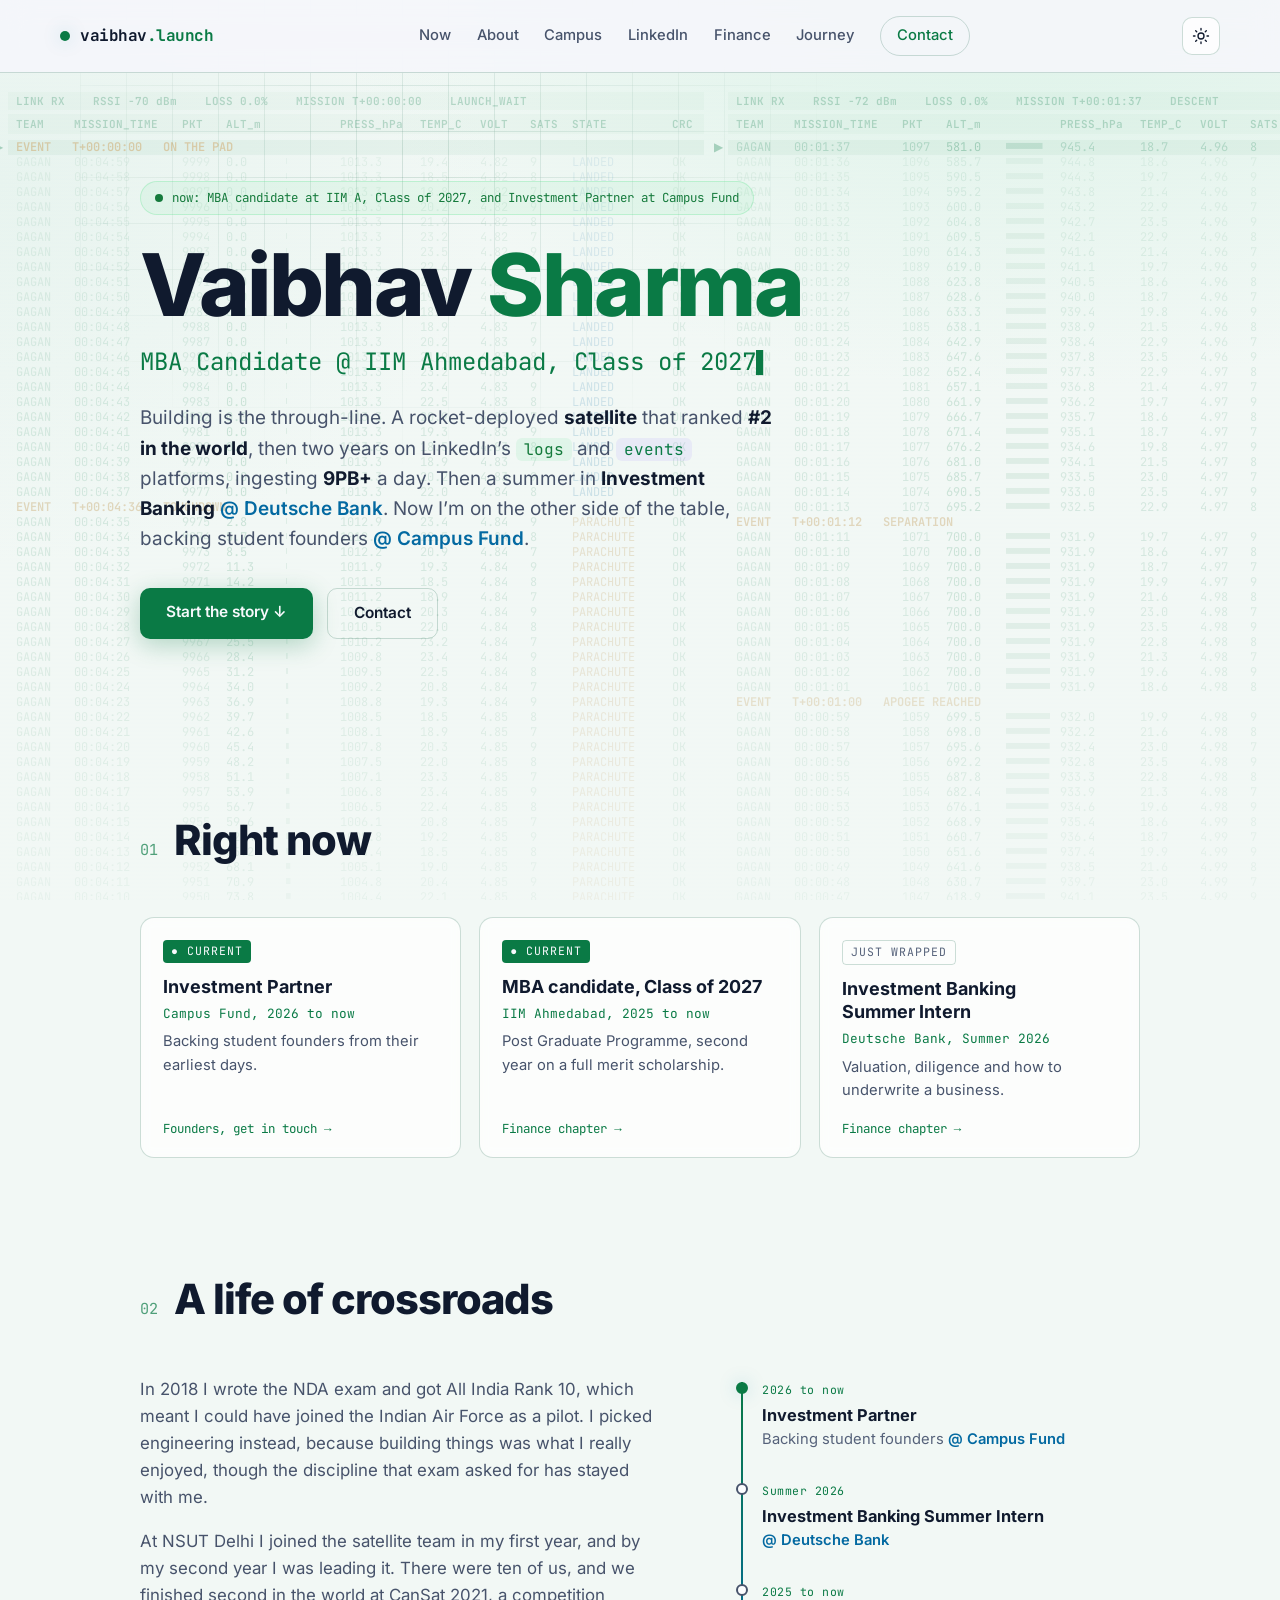
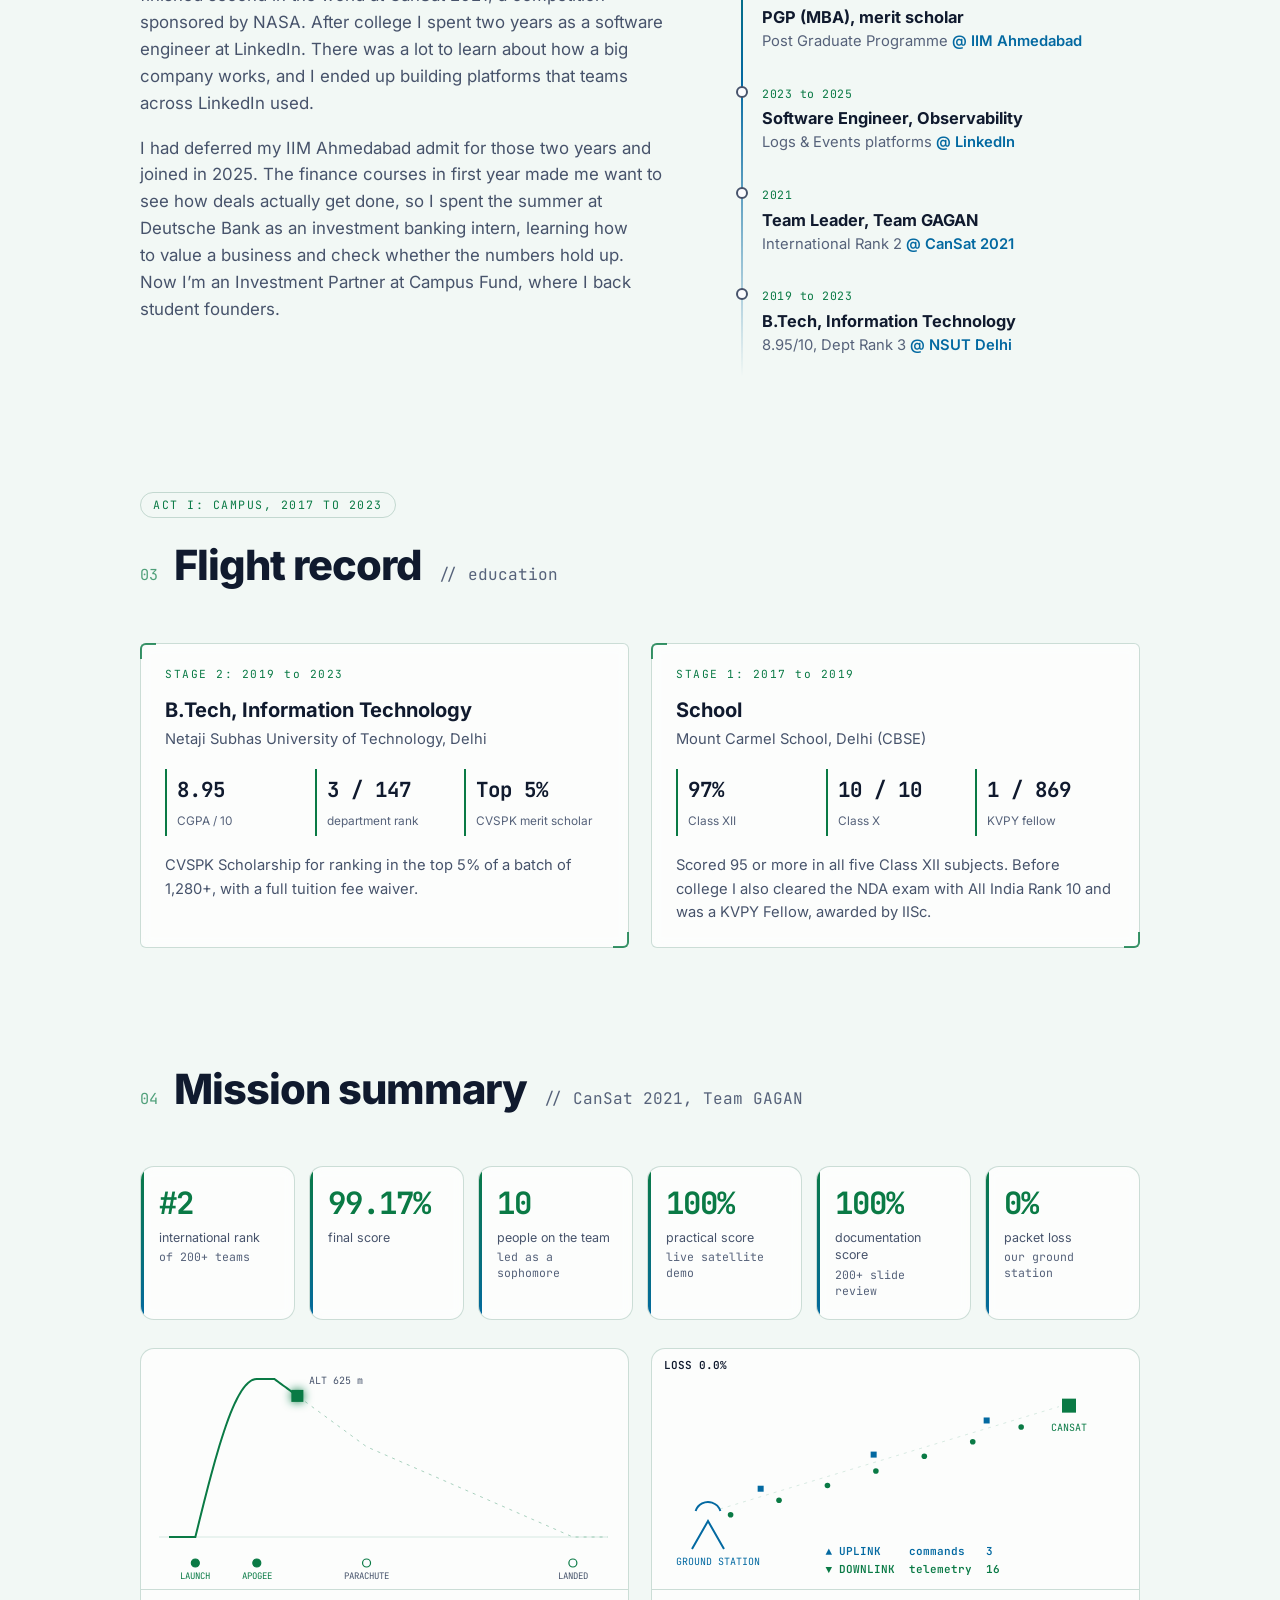
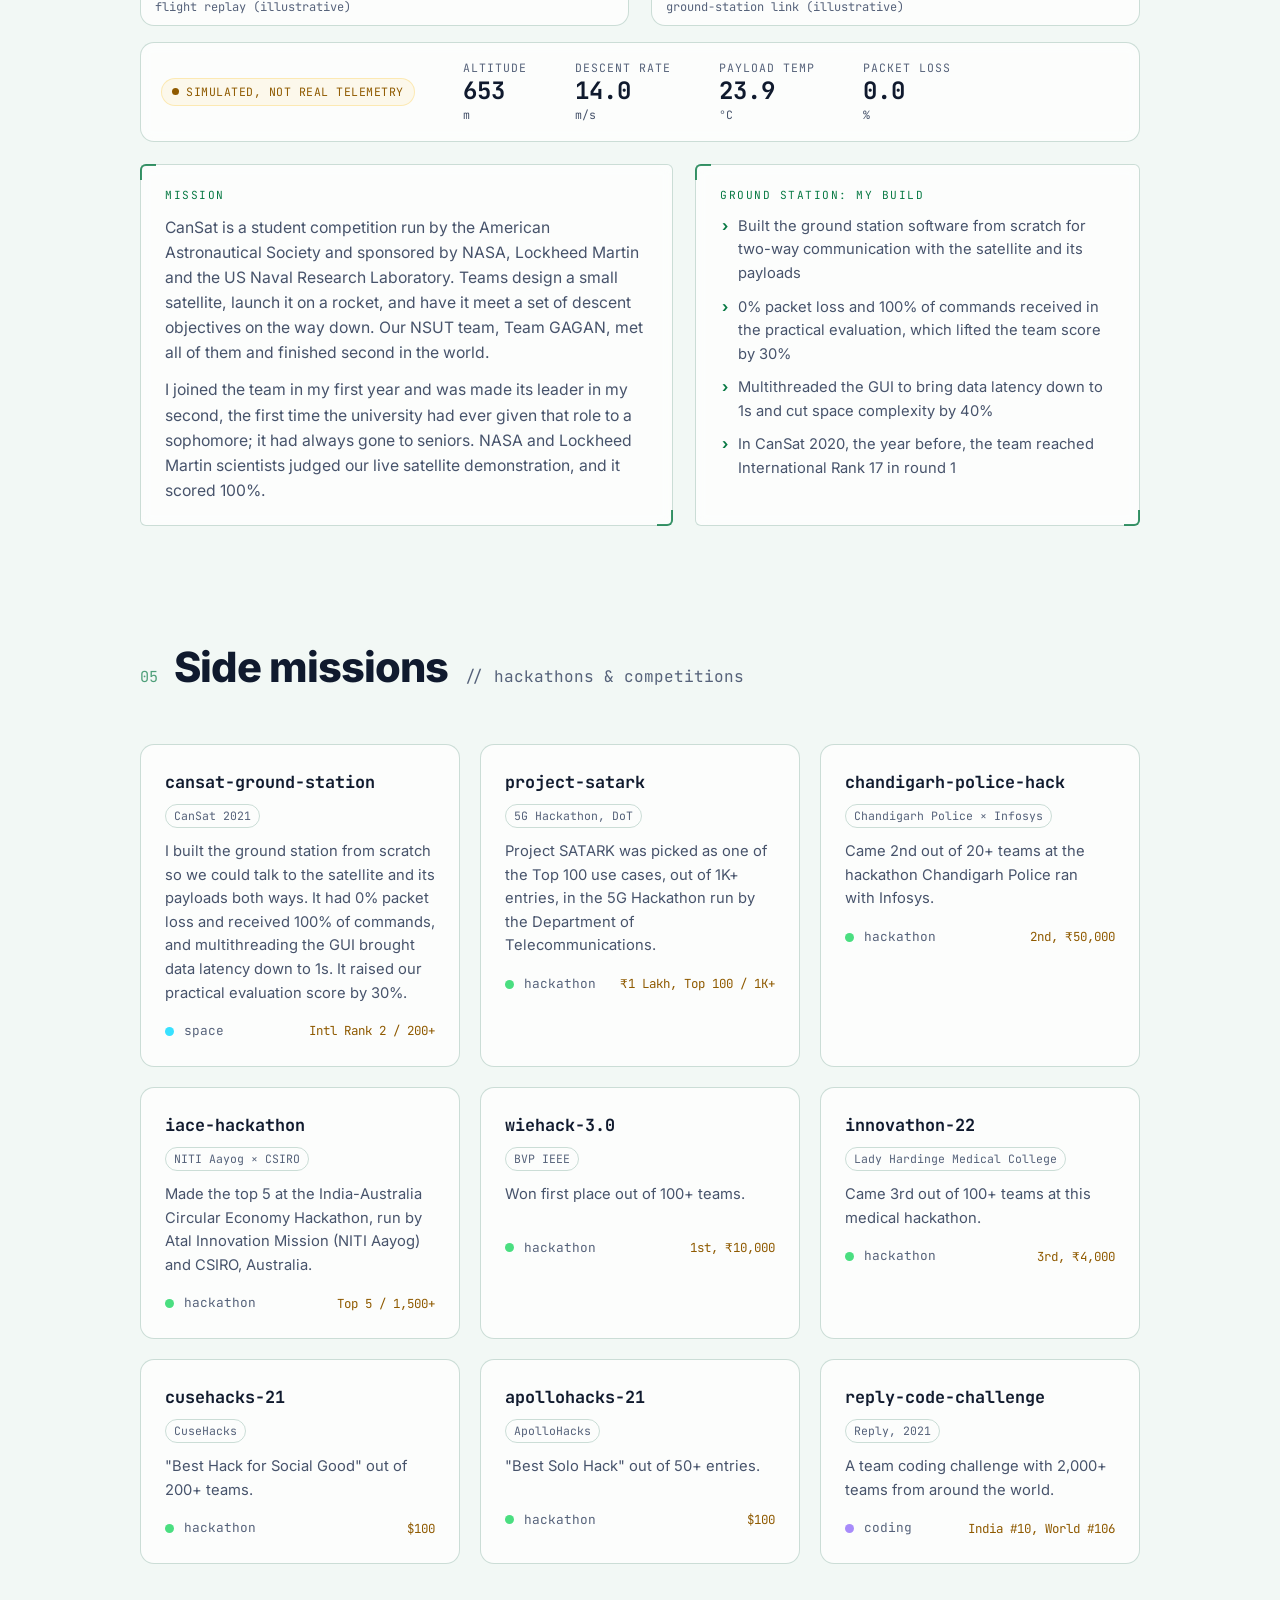
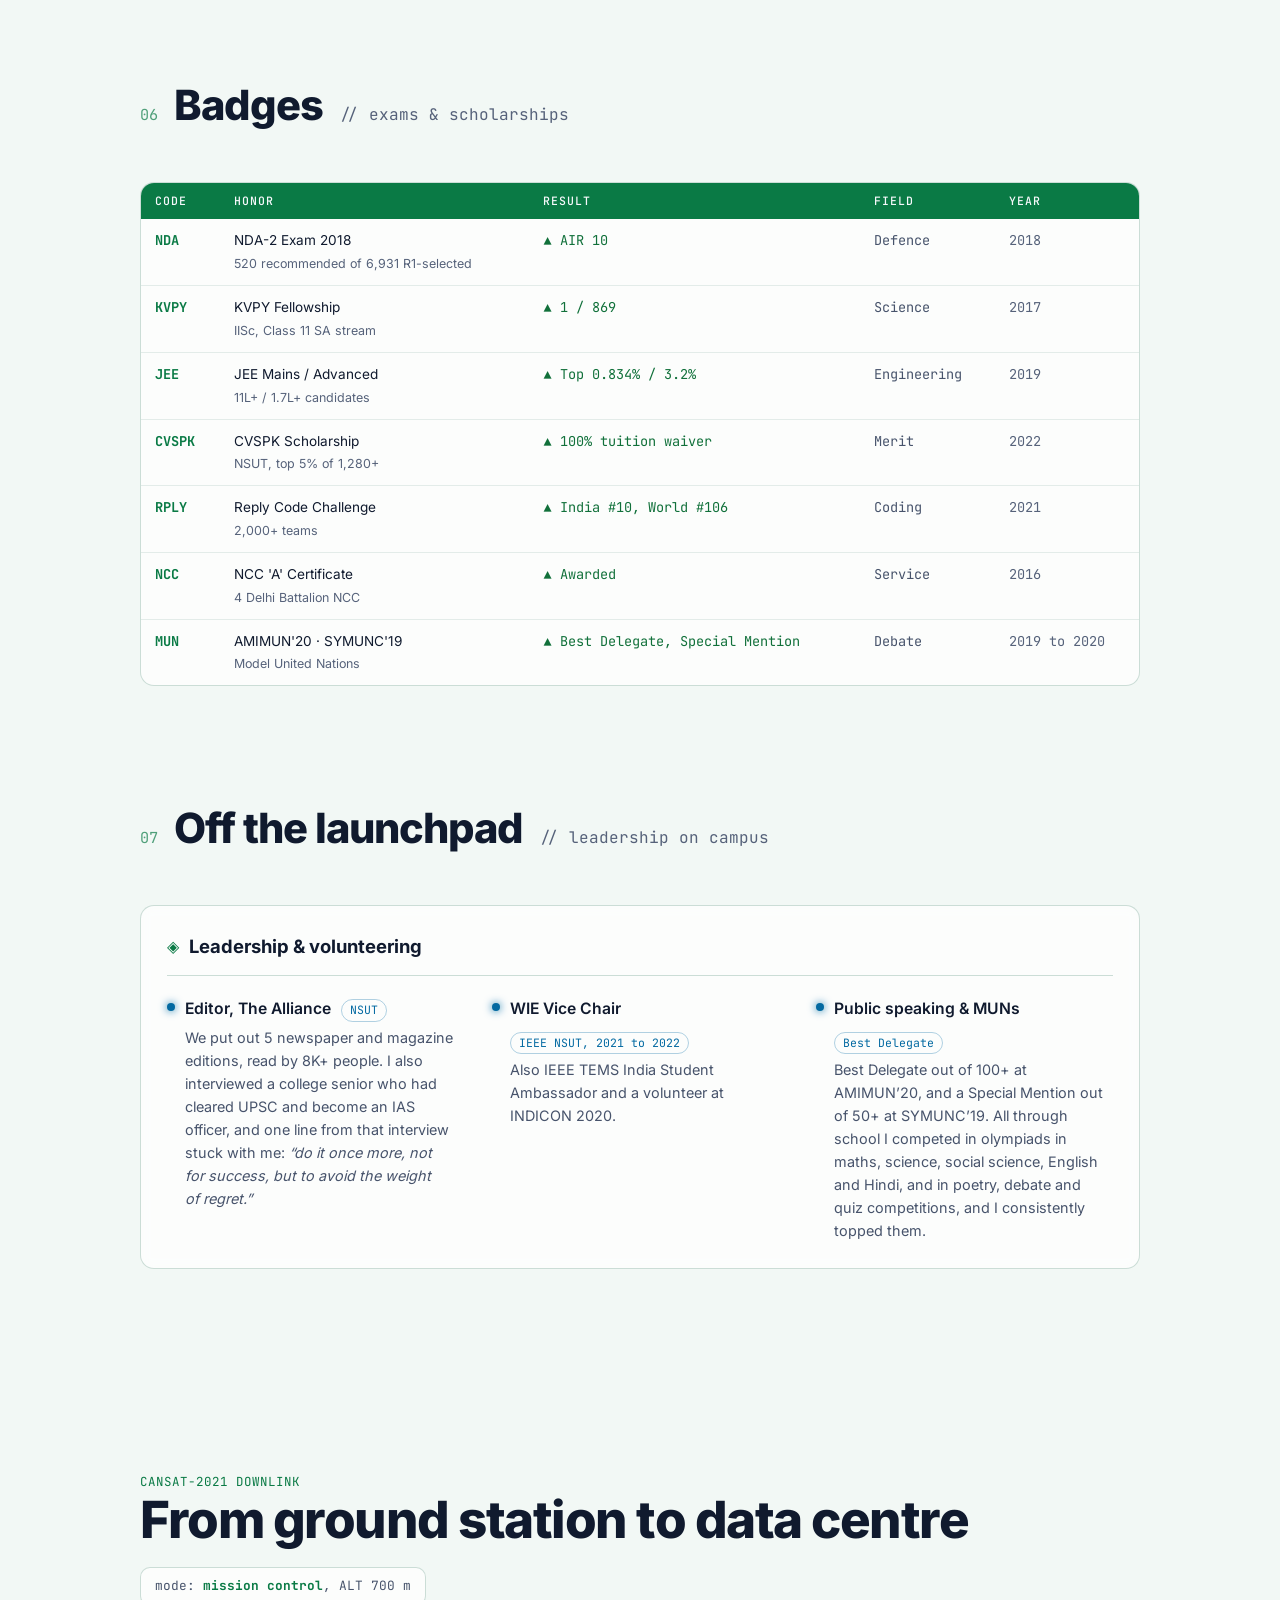
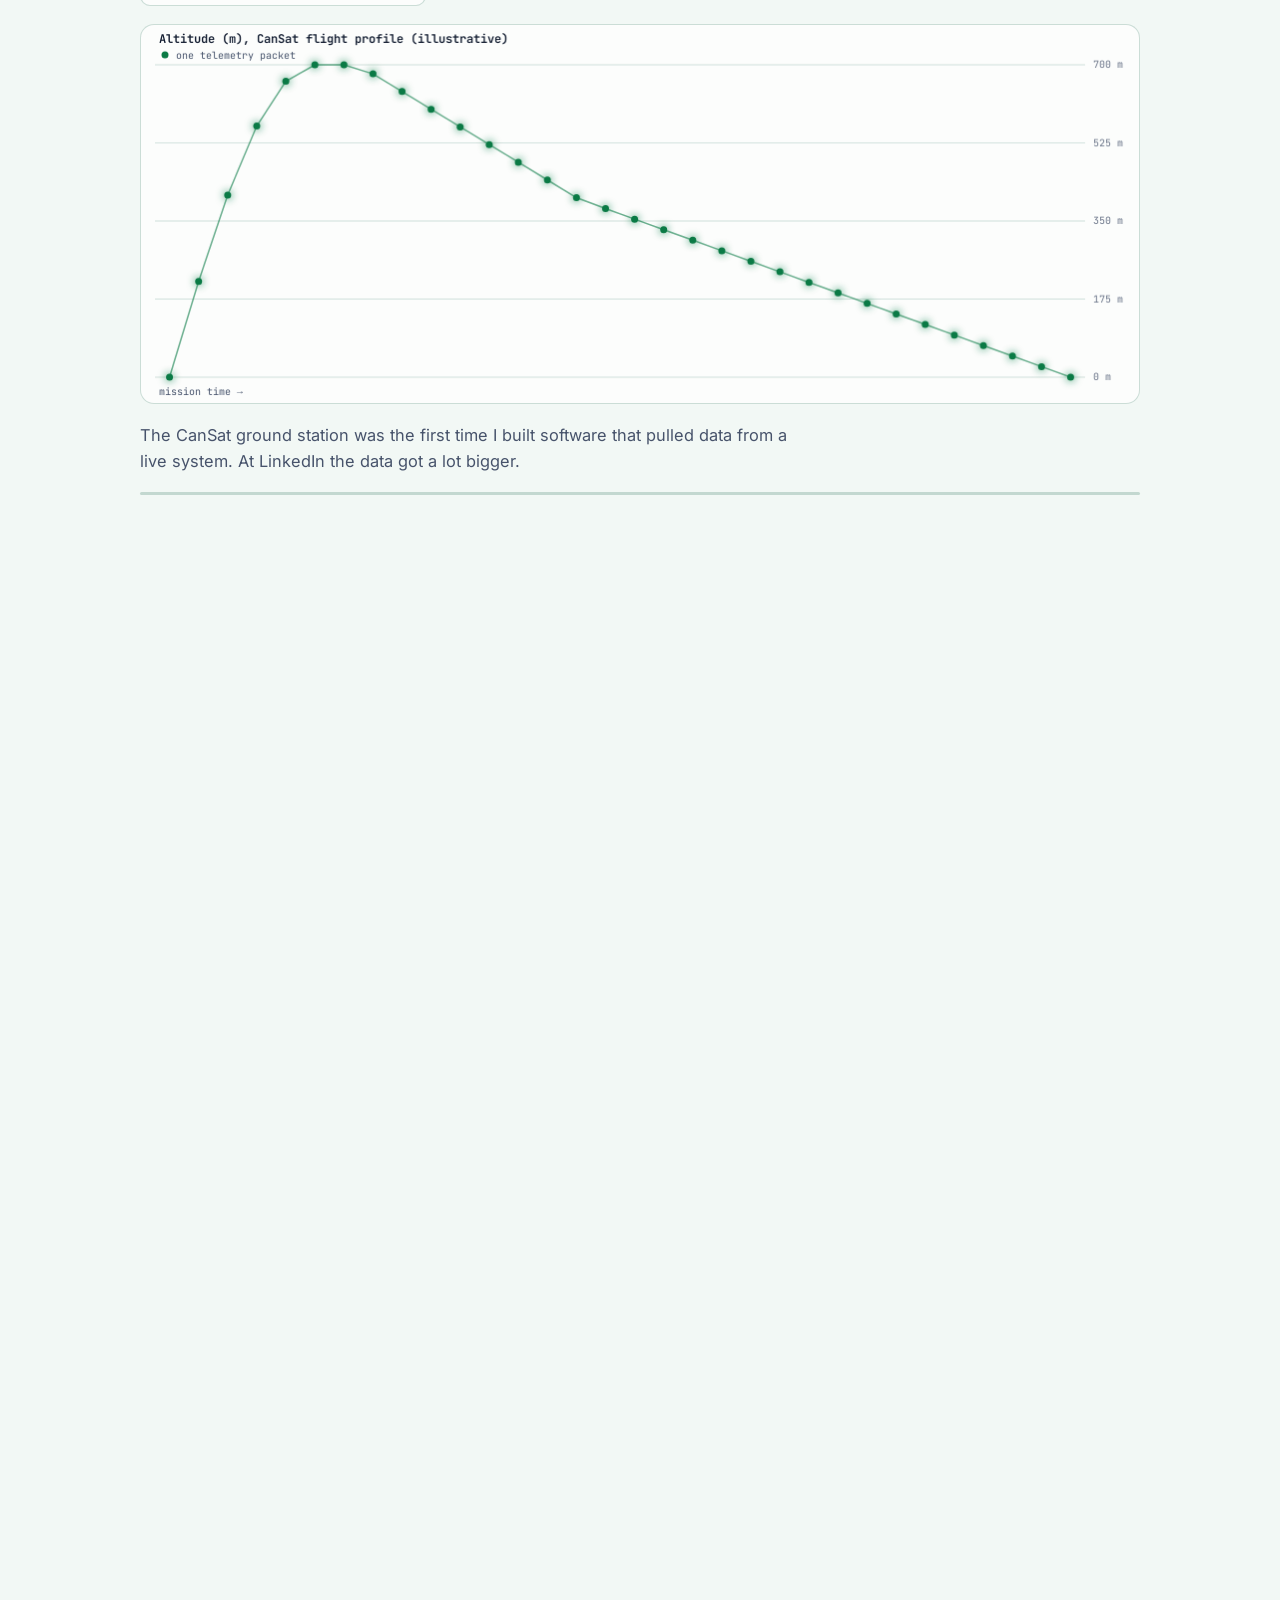
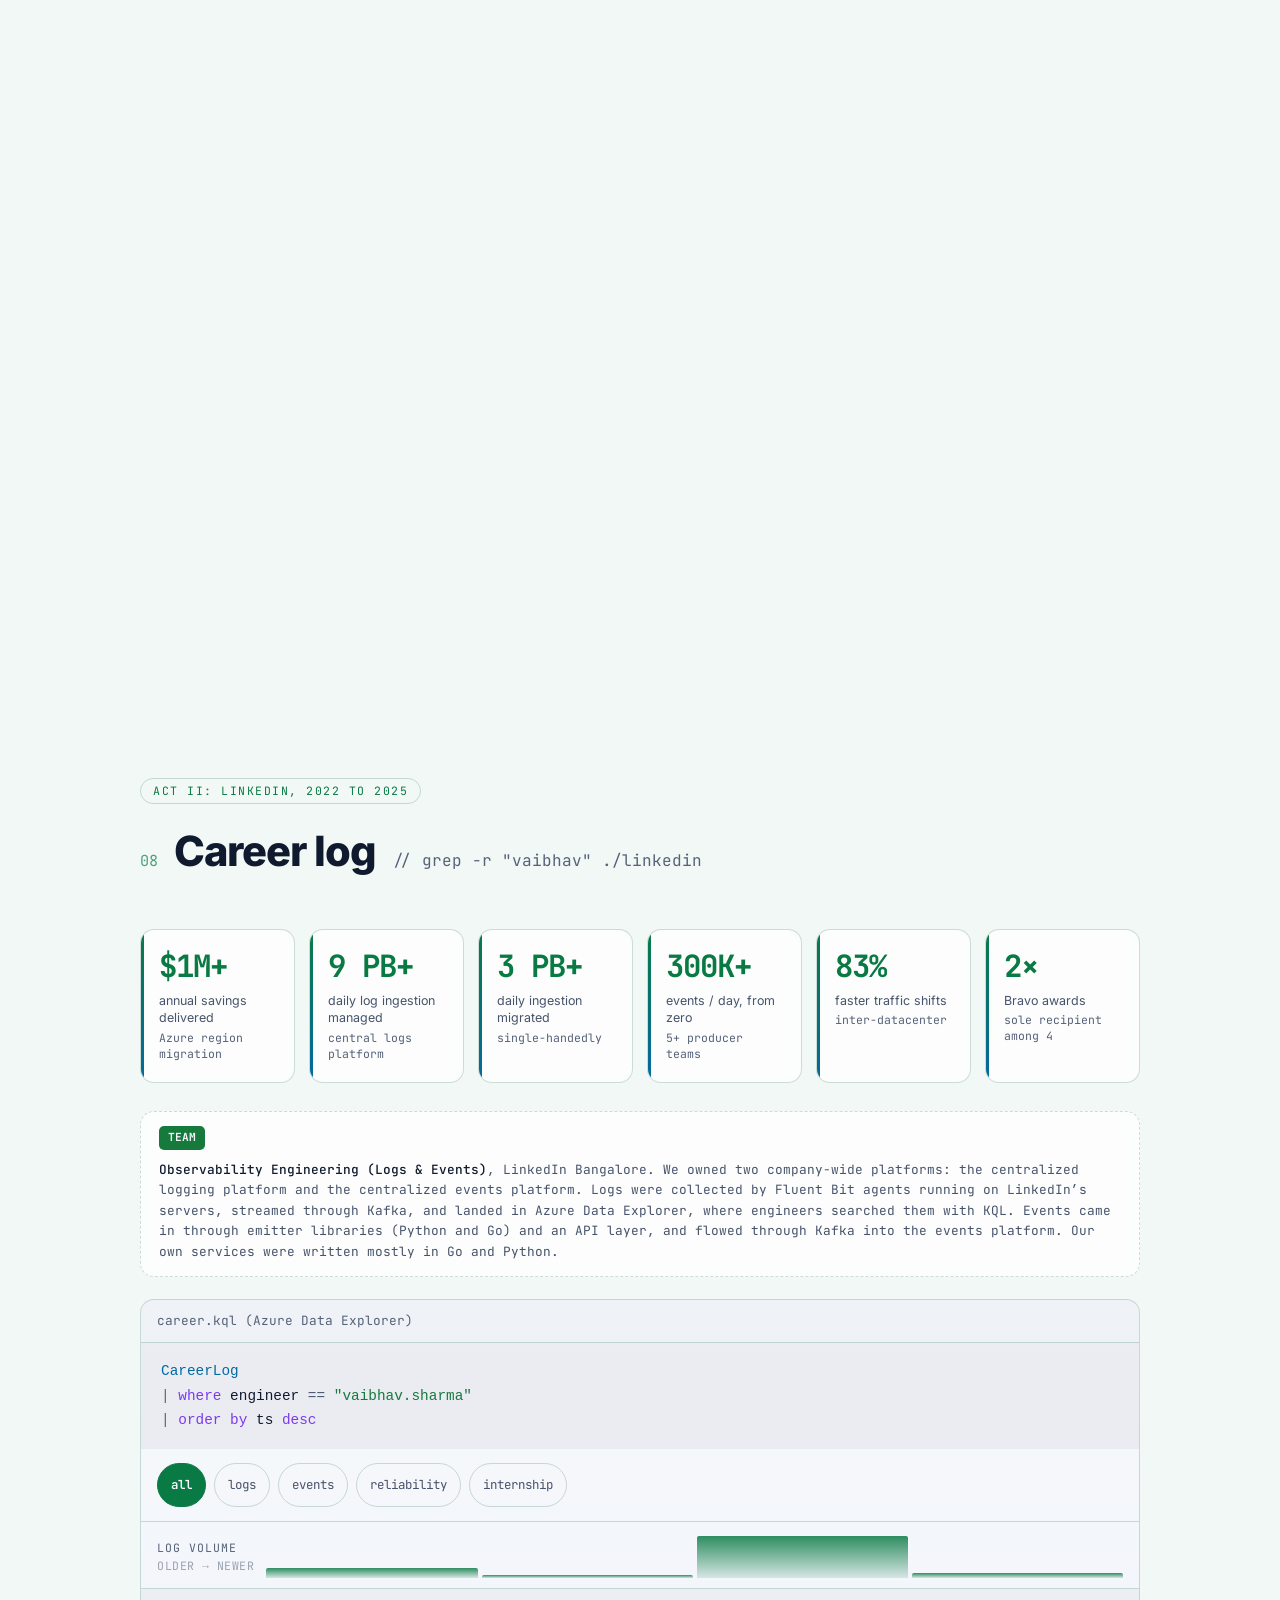
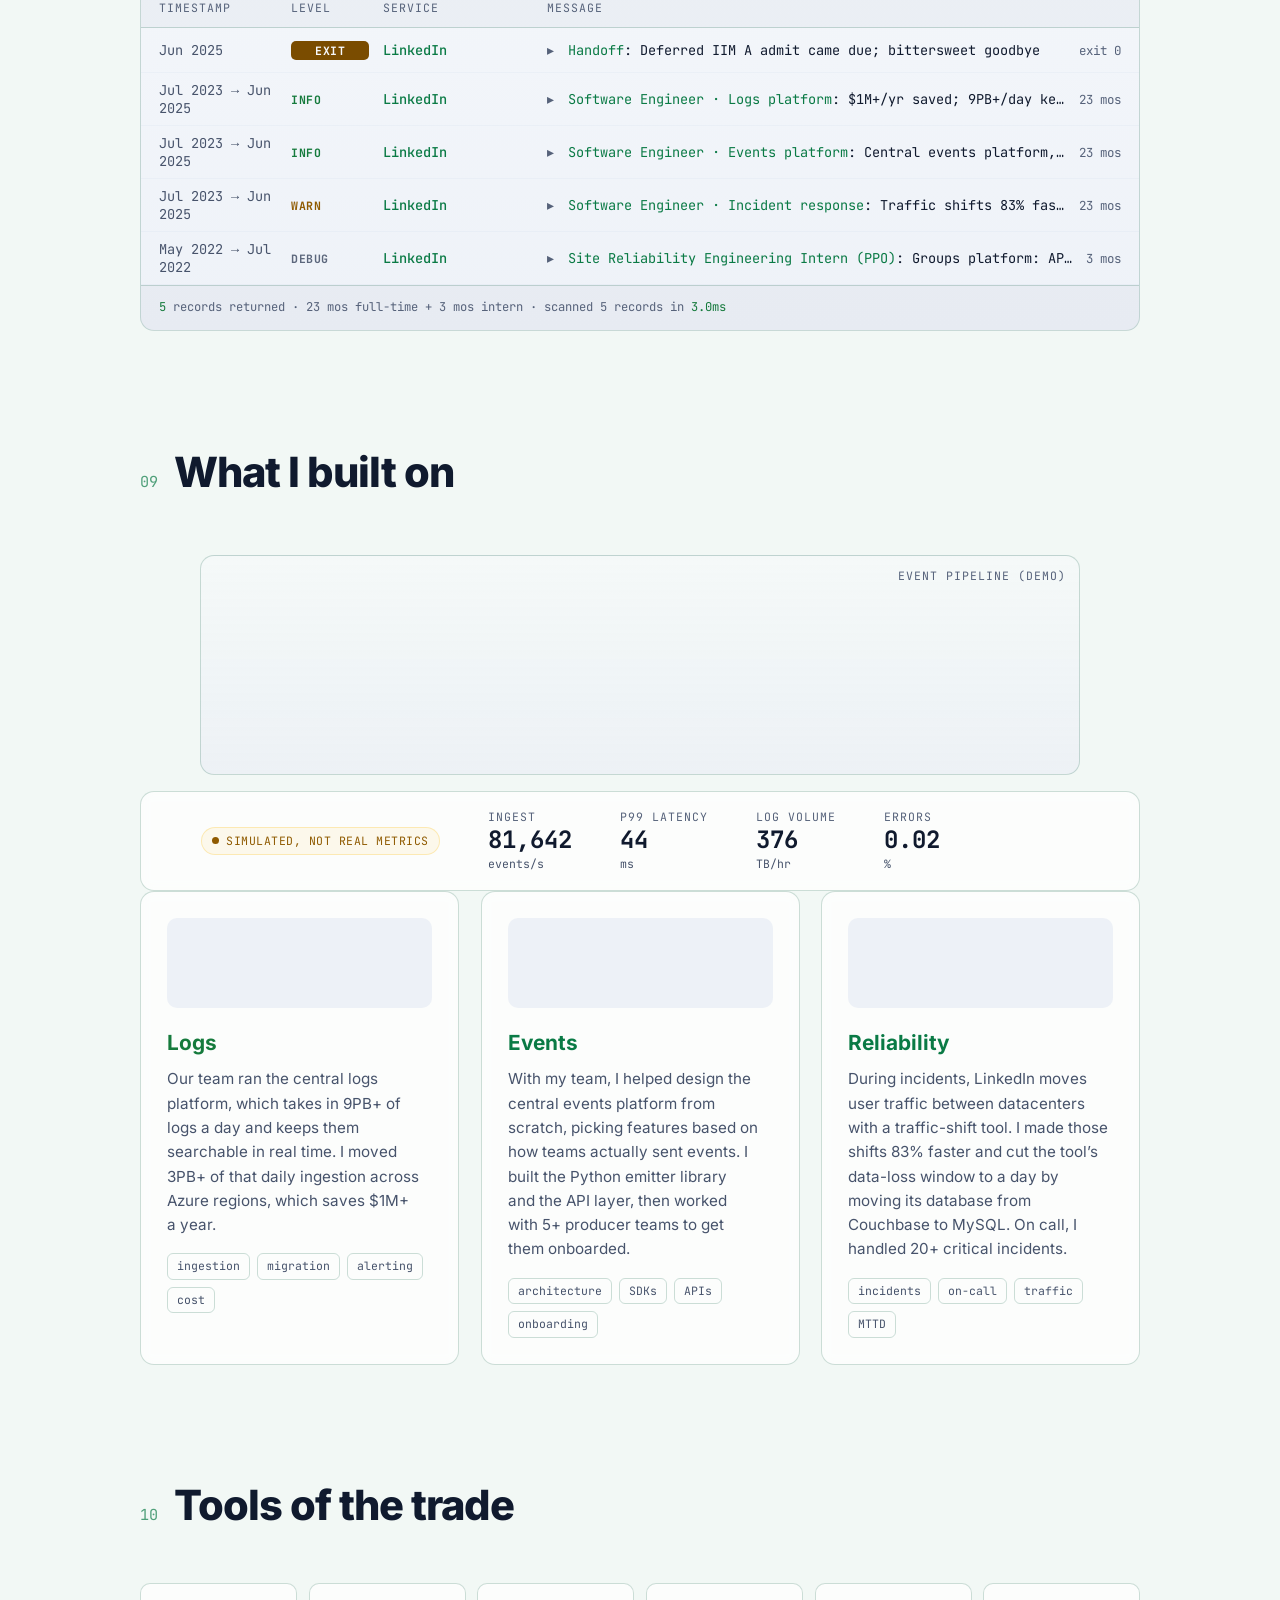
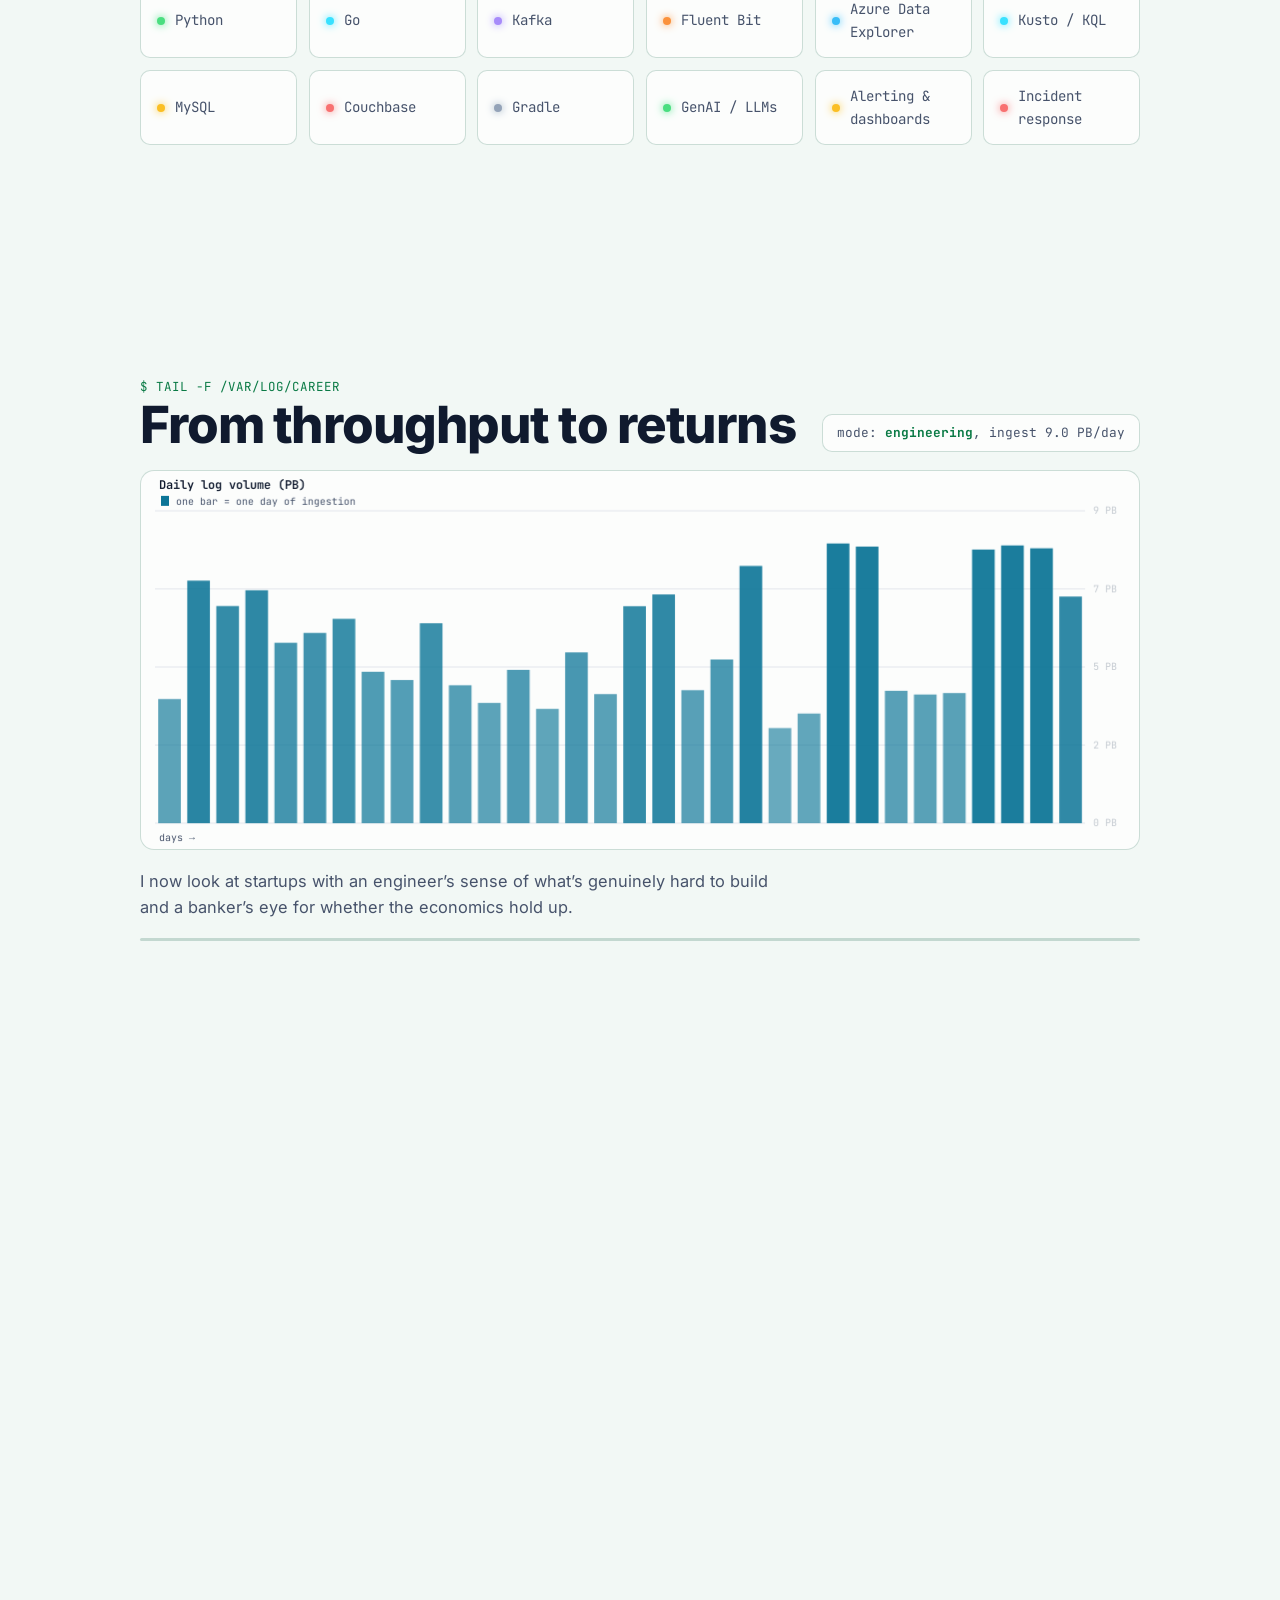
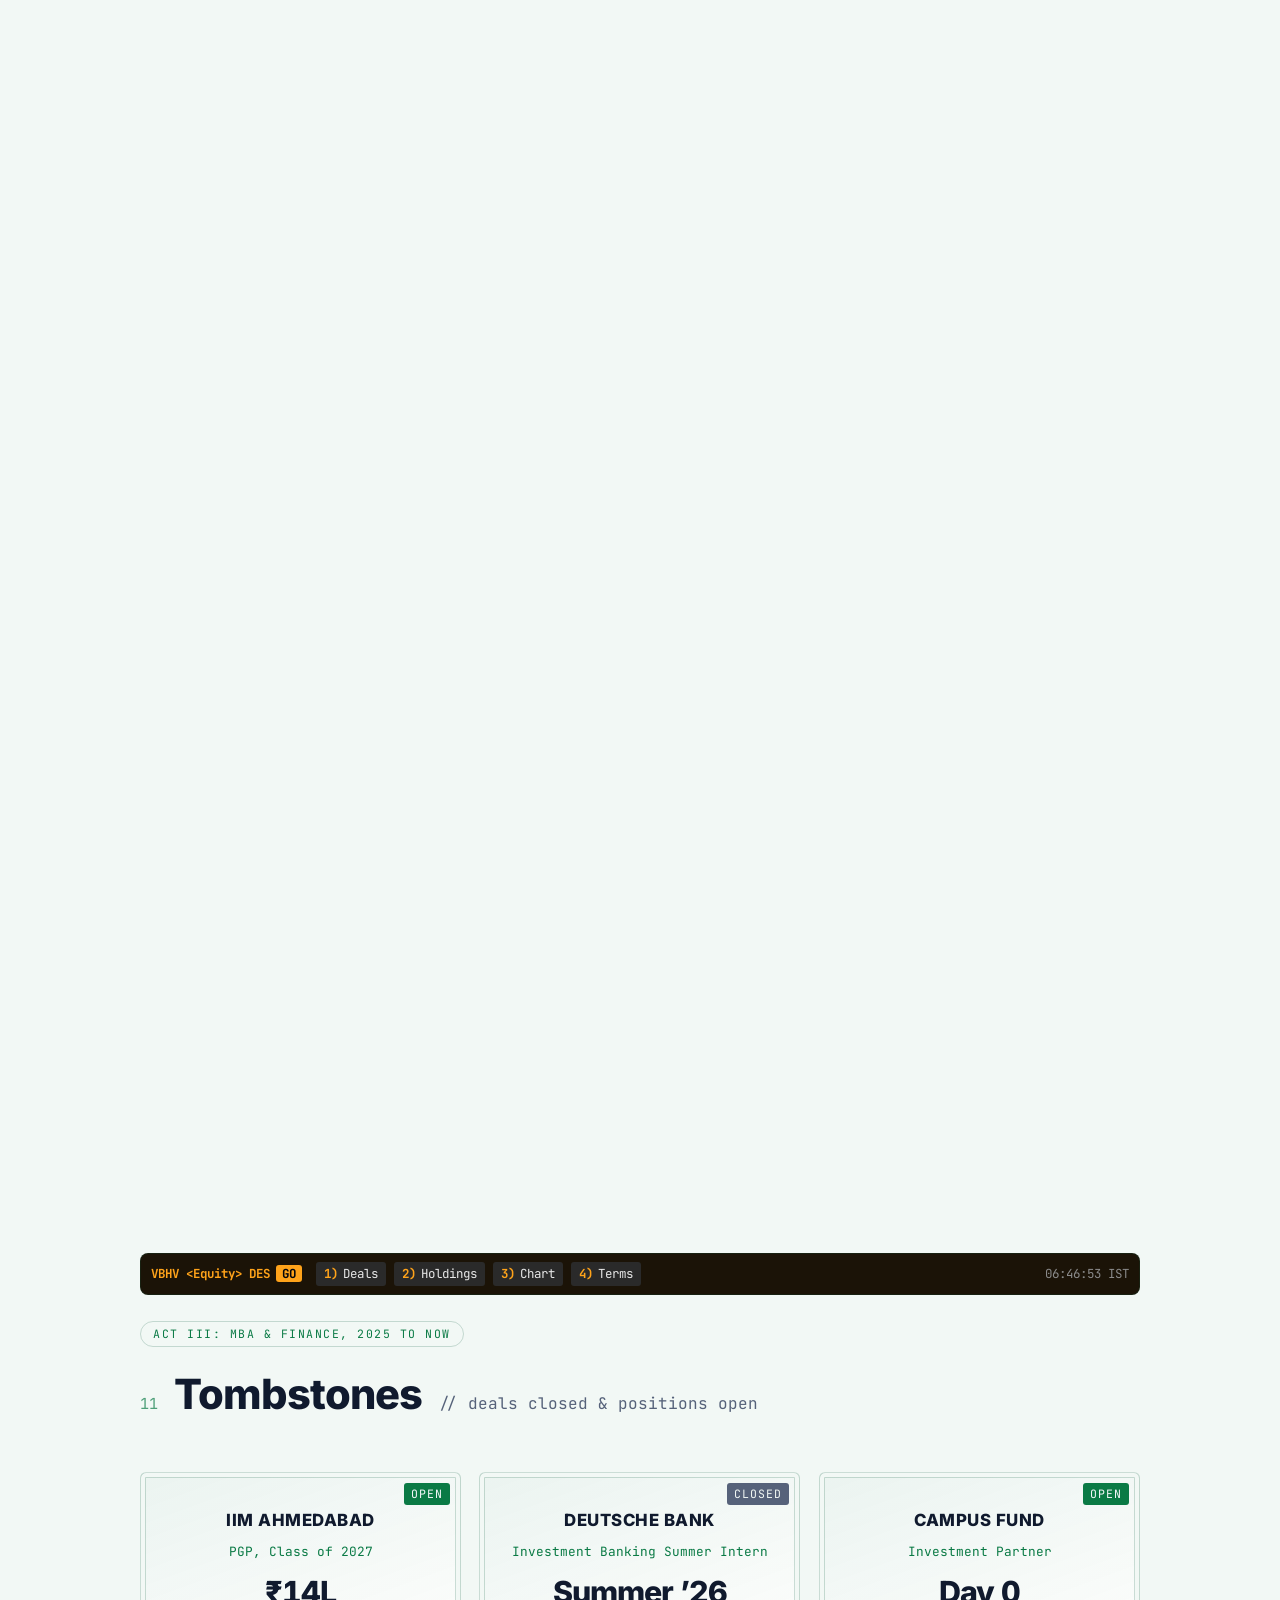
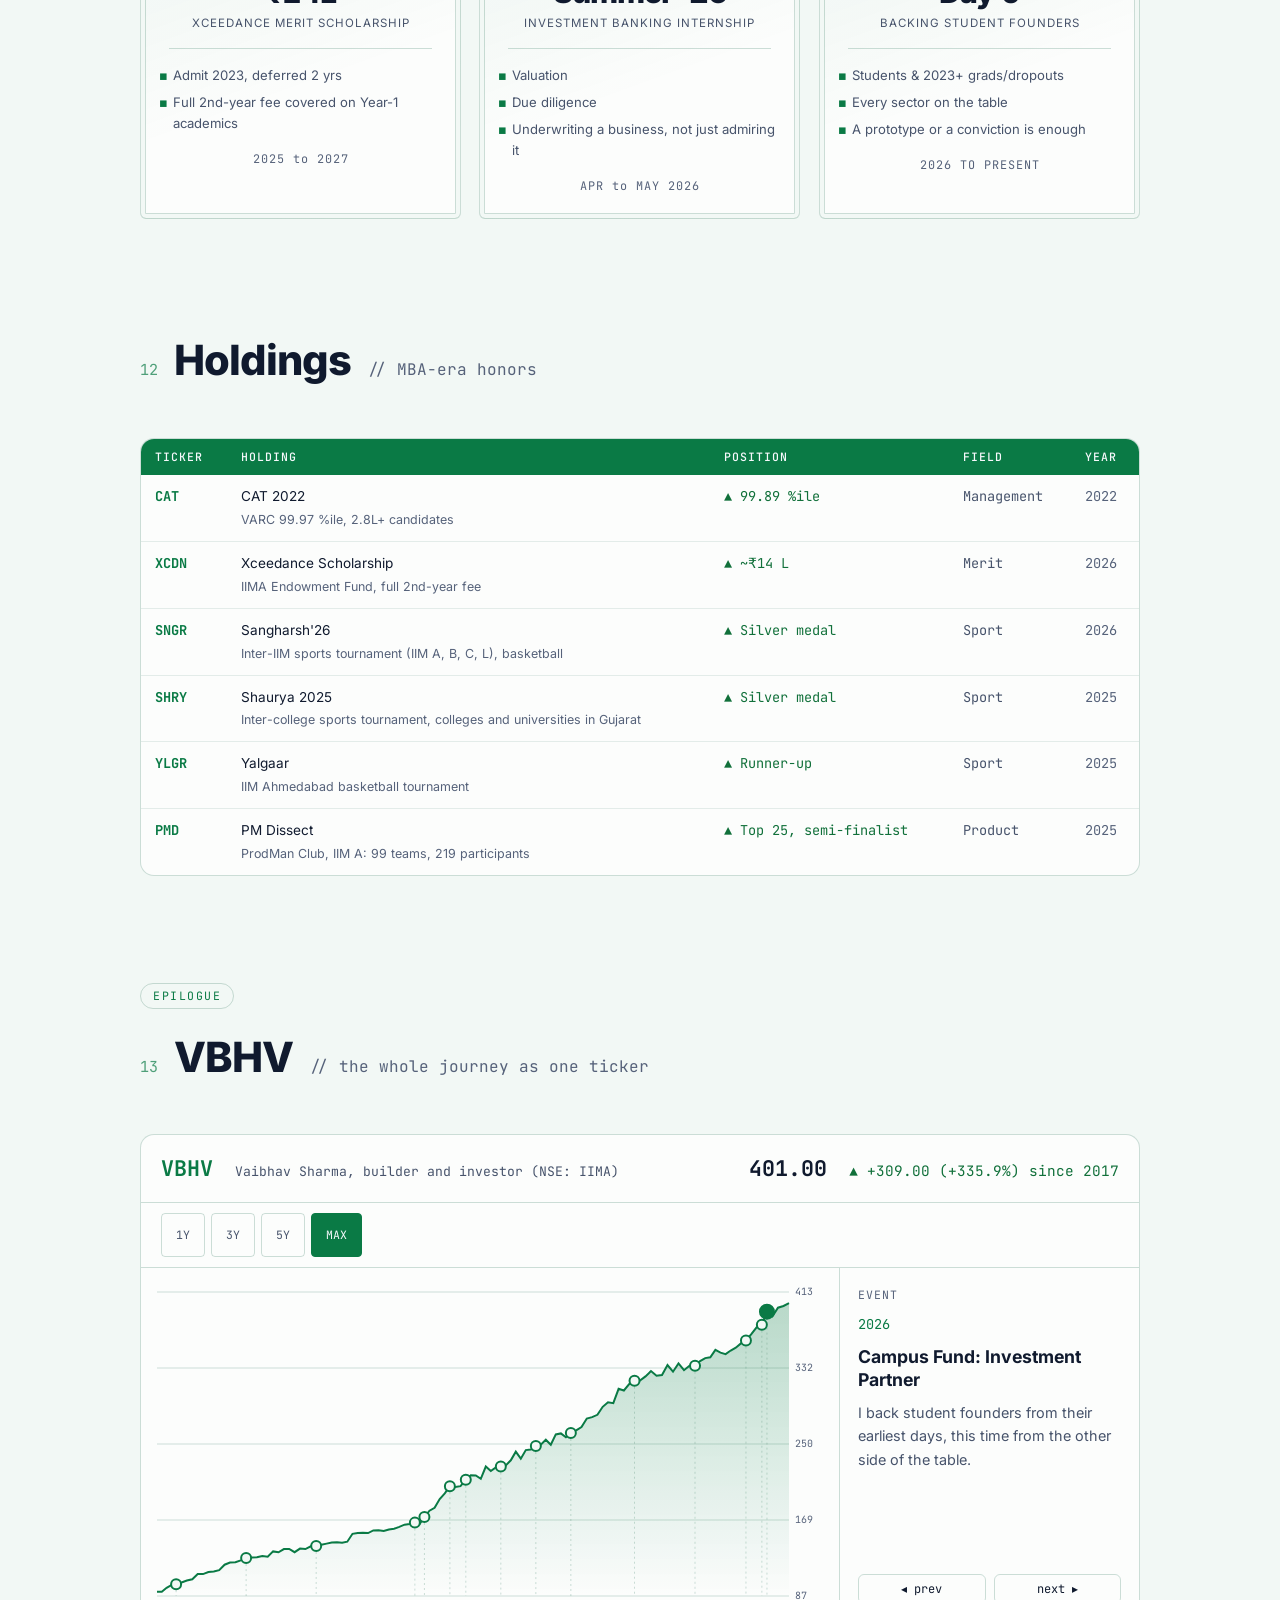
<file: index.html>
<!DOCTYPE html>
<html lang="en">
<head>
  <meta charset="UTF-8" />
  <meta name="viewport" content="width=device-width, initial-scale=1.0" />
  <meta name="color-scheme" content="dark light" />
  <meta http-equiv="Content-Security-Policy" content="default-src 'self'; script-src 'self'; style-src 'self' 'unsafe-inline'; img-src 'self' data:; font-src 'self'; object-src 'none'; base-uri 'self'; form-action 'none'" />
  <title>Vaibhav Sharma · Engineer turned Investor</title>
  <meta name="description" content="Vaibhav Sharma · ex-Software Engineer (Observability) at LinkedIn, ex-Investment Banking Summer Intern at Deutsche Bank, Investment Partner at Campus Fund, MBA candidate at IIM Ahmedabad." />
  <meta name="author" content="Vaibhav Sharma" />

  <!-- Open Graph -->
  <meta property="og:title" content="Vaibhav Sharma · Engineer turned Investor" />
  <meta property="og:description" content="From petabyte-scale data platforms at LinkedIn to Investment Banking at Deutsche Bank and backing student founders at Campus Fund." />
  <meta property="og:type" content="website" />
  <meta property="og:url" content="https://vaibhavsharma-iima.github.io/Personal-Website/" />
  <meta property="og:image" content="https://vaibhavsharma-iima.github.io/Personal-Website/assets/og.png" />
  <meta property="og:image:width" content="1200" />
  <meta property="og:image:height" content="630" />
  <meta name="twitter:card" content="summary_large_image" />
  <link rel="canonical" href="https://vaibhavsharma-iima.github.io/Personal-Website/" />

  <link rel="stylesheet" href="assets/css/style.css" />
  <link rel="icon" href="data:image/svg+xml,%3Csvg xmlns='http://www.w3.org/2000/svg' viewBox='0 0 100 100'%3E%3Ctext y='.9em' font-size='90'%3E%F0%9F%93%88%3C/text%3E%3C/svg%3E" />
  <!-- Sets the theme before first paint; kept external so the CSP needs no inline-script allowance -->
  <script src="assets/js/theme.js"></script>
</head>
<body>
  <a class="skip-link" href="#top">Skip to content</a>

  <!-- Live backdrop: telemetry, then a log stream, then a market tape -->
  <canvas id="log-stream" aria-hidden="true"></canvas>
  <div class="scanline" aria-hidden="true"></div>

  <!-- Nav -->
  <header class="nav">
    <a class="brand" href="#top" aria-label="Home">
      <span class="brand-dot" aria-hidden="true"></span>
      <span class="brand-text">vaibhav<span class="accent" id="brand-suffix">.launch</span></span>
    </a>
    <nav class="nav-links" id="nav-links" aria-label="Primary">
      <a href="#now">Now</a>
      <a href="#about">About</a>
      <a href="#campus">Campus</a>
      <a href="#experience">LinkedIn</a>
      <a href="#deals">Finance</a>
      <a href="#chart">Journey</a>
      <a href="#contact" class="nav-cta">Contact</a>
    </nav>
    <button id="theme-toggle" class="theme-toggle" type="button" aria-label="Switch to light theme" title="Toggle light/dark theme">
      <span class="theme-icon" aria-hidden="true"><svg class="i-moon" viewBox="0 0 24 24" fill="none" stroke="currentColor" stroke-width="1.8" stroke-linecap="round" stroke-linejoin="round"><path d="M20 14.5A8 8 0 0 1 9.5 4a8 8 0 1 0 10.5 10.5z"/></svg><svg class="i-sun" viewBox="0 0 24 24" fill="none" stroke="currentColor" stroke-width="1.8" stroke-linecap="round"><circle cx="12" cy="12" r="4"/><path d="M12 2v2M12 20v2M4.9 4.9l1.4 1.4M17.7 17.7l1.4 1.4M2 12h2M20 12h2M4.9 19.1l1.4-1.4M17.7 6.3l1.4-1.4"/></svg></span>
    </button>
    <button id="nav-toggle" class="nav-toggle" type="button" aria-label="Menu" aria-expanded="false" aria-controls="nav-links">
      <svg viewBox="0 0 24 24" fill="none" stroke="currentColor" stroke-width="2" stroke-linecap="round" aria-hidden="true"><path d="M4 7h16M4 12h16M4 17h16"/></svg>
    </button>
  </header>
  <noscript><p class="noscript-note">This page builds its hackathon cards, tools, career log, honours tables and charts with JavaScript, so those sections are empty with scripts off. The story, the numbers and the <a href="#contact">contact details</a> are all still here.</p></noscript>

  <main id="top">
    <!-- HERO -->
    <section class="hero">
      <div class="hero-grid" aria-hidden="true"></div>
      <div class="hero-inner">
        <div class="status-pill">
          <span class="pulse-dot"></span>
          <span>now: MBA candidate at IIM A, Class of 2027, and Investment Partner at Campus Fund</span>
        </div>
        <h1 class="hero-title">
          Vaibhav <span class="accent">Sharma</span>
        </h1>
        <p class="hero-role">
          <span class="type-line" id="typewriter"></span><span class="caret">▌</span>
        </p>
        <p class="hero-sub">
          Building is the through-line. A rocket-deployed <strong>satellite</strong> that ranked
          <strong>#2 in the world</strong>, then two years on LinkedIn’s
          <span class="tag tag-log">logs</span> and <span class="tag tag-event">events</span> platforms, ingesting
          <strong>9PB+</strong> a day. Then a summer in <strong>Investment Banking</strong>
          <span class="nowrap"><span class="at">@ Deutsche Bank</span></span>. Now I’m on the other side of the table,
          backing student founders <span class="nowrap"><span class="at">@ Campus Fund</span></span>.
        </p>
        <div class="hero-cta">
          <a class="btn btn-primary" href="#about">Start the story ↓</a>
          <a class="btn btn-ghost" href="#contact">Contact</a>
        </div>
      </div>

    </section>

    <!-- RIGHT NOW: latest first, before the story runs forward -->
    <section id="now" class="section">
      <div class="section-head">
        <span class="section-index">01</span>
        <h2>Right now</h2>
      </div>
      <div class="now-grid">
        <a class="now-card now-live" href="#contact">
          <span class="now-tag">current</span>
          <h3>Investment Partner</h3>
          <p class="now-org">Campus Fund, 2026 to now</p>
          <p>Backing student founders from their earliest days.</p>
          <span class="now-link">Founders, get in touch →</span>
        </a>
        <a class="now-card now-live" href="#deals">
          <span class="now-tag">current</span>
          <h3>MBA candidate, Class of 2027</h3>
          <p class="now-org">IIM Ahmedabad, 2025 to now</p>
          <p>Post Graduate Programme, second year on a full merit scholarship.</p>
          <span class="now-link">Finance chapter →</span>
        </a>
        <a class="now-card" href="#deals">
          <span class="now-tag done">just wrapped</span>
          <h3>Investment Banking Summer Intern</h3>
          <p class="now-org">Deutsche Bank, Summer 2026</p>
          <p>Valuation, diligence and how to underwrite a business.</p>
          <span class="now-link">Finance chapter →</span>
        </a>
      </div>
    </section>

    <!-- ABOUT -->
    <section id="about" class="section">
      <div class="section-head">
        <span class="section-index">02</span>
        <h2>A life of crossroads</h2>
      </div>
      <div class="about-grid">
        <div class="about-copy">
          <p>
            In 2018 I wrote the NDA exam and got All India Rank 10, which meant I could have joined the Indian Air
            Force as a pilot. I picked engineering instead, because building things was what I really enjoyed, though
            the discipline that exam asked for has stayed with me.
          </p>
          <p>
            At NSUT Delhi I joined the satellite team in my first year, and by my second year I was leading it. There
            were ten of us, and we finished second in the world at CanSat 2021, a competition sponsored by NASA. After
            college I spent two years as a software engineer at LinkedIn. There was a lot to learn about how a big
            company works, and I ended up building platforms that teams across LinkedIn used.
          </p>
          <p>
            I had deferred my IIM Ahmedabad admit for those two years and joined in 2025. The finance courses in first
            year made me want to see how deals actually get done, so I spent the summer at Deutsche Bank as an
            investment banking intern, learning how to value a business and check whether the numbers hold
            up. Now I’m an Investment Partner at Campus Fund, where I back student founders.
          </p>
        </div>
        <ul class="timeline timeline-desc">
          <li>
            <span class="t-dot t-active"></span>
            <div><span class="t-yr">2026 to now</span><h3>Investment Partner</h3><p>Backing student founders <span class="at">@ Campus Fund</span></p></div>
          </li>
          <li>
            <span class="t-dot"></span>
            <div><span class="t-yr">Summer 2026</span><h3>Investment Banking Summer Intern</h3><p><span class="at">@ Deutsche Bank</span></p></div>
          </li>
          <li>
            <span class="t-dot"></span>
            <div><span class="t-yr">2025 to now</span><h3>PGP (MBA), merit scholar</h3><p>Post Graduate Programme <span class="at">@ IIM Ahmedabad</span></p></div>
          </li>
          <li>
            <span class="t-dot"></span>
            <div><span class="t-yr">2023 to 2025</span><h3>Software Engineer, Observability</h3><p>Logs &amp; Events platforms <span class="at">@ LinkedIn</span></p></div>
          </li>
          <li>
            <span class="t-dot"></span>
            <div><span class="t-yr">2021</span><h3>Team Leader, Team GAGAN</h3><p>International Rank 2 <span class="at">@ CanSat 2021</span></p></div>
          </li>
          <li>
            <span class="t-dot"></span>
            <div><span class="t-yr">2019 to 2023</span><h3>B.Tech, Information Technology</h3><p>8.95/10, Dept Rank 3 <span class="at">@ NSUT Delhi</span></p></div>
          </li>
        </ul>
      </div>
    </section>

    <!-- ===================== ACT I · CAMPUS ===================== -->
    <section id="campus" class="section">
      <div class="act-tag">ACT I: Campus, 2017 to 2023</div>
      <div class="section-head">
        <span class="section-index">03</span>
        <h2>Flight record</h2>
        <p class="head-sub">// education</p>
      </div>
      <div class="edu-grid">
        <article class="hud edu-card">
          <div class="hud-k">STAGE 2: 2019 to 2023</div>
          <h3>B.Tech, Information Technology</h3>
          <p class="edu-org">Netaji Subhas University of Technology, Delhi</p>
          <div class="edu-stats">
            <div><b>8.95</b><span>CGPA / 10</span></div>
            <div><b>3 / 147</b><span>department rank</span></div>
            <div><b>Top 5%</b><span>CVSPK merit scholar</span></div>
          </div>
          <p>CVSPK Scholarship for ranking in the top 5% of a batch of 1,280+, with a full tuition fee waiver.</p>
        </article>
        <article class="hud edu-card">
          <div class="hud-k">STAGE 1: 2017 to 2019</div>
          <h3>School</h3>
          <p class="edu-org">Mount Carmel School, Delhi (CBSE)</p>
          <div class="edu-stats">
            <div><b>97%</b><span>Class XII</span></div>
            <div><b>10 / 10</b><span>Class X</span></div>
            <div><b>1 / 869</b><span>KVPY fellow</span></div>
          </div>
          <p>Scored 95 or more in all five Class XII subjects. Before college I also cleared the NDA exam with All India Rank 10 and was a KVPY Fellow, awarded by IISc.</p>
        </article>
      </div>
    </section>

    <section id="cansat" class="section">
      <div class="section-head">
        <span class="section-index">04</span>
        <h2>Mission summary</h2>
        <p class="head-sub">// CanSat 2021, Team GAGAN</p>
      </div>
      <div class="impact" id="impact-cansat">
        <div class="stat" data-target="2" data-prefix="#" data-dec="0">
          <div class="stat-val">0</div>
          <div class="stat-label">international rank <span class="stat-note">of 200+ teams</span></div>
        </div>
        <div class="stat" data-target="99.17" data-suffix="%" data-dec="2">
          <div class="stat-val">0</div>
          <div class="stat-label">final score</div>
        </div>
        <div class="stat" data-target="10" data-dec="0">
          <div class="stat-val">0</div>
          <div class="stat-label">people on the team <span class="stat-note">led as a sophomore</span></div>
        </div>
        <div class="stat" data-target="100" data-suffix="%" data-dec="0">
          <div class="stat-val">0</div>
          <div class="stat-label">practical score <span class="stat-note">live satellite demo</span></div>
        </div>
        <div class="stat" data-target="100" data-suffix="%" data-dec="0">
          <div class="stat-val">0</div>
          <div class="stat-label">documentation score <span class="stat-note">200+ slide review</span></div>
        </div>
        <div class="stat" data-target="0" data-suffix="%" data-dec="0">
          <div class="stat-val">0</div>
          <div class="stat-label">packet loss <span class="stat-note">our ground station</span></div>
        </div>
      </div>
      <div class="sim-grid" aria-hidden="true">
        <figure class="sim-panel"><canvas id="flight-sim"></canvas><figcaption>flight replay (illustrative)</figcaption></figure>
        <figure class="sim-panel"><canvas id="link-sim"></canvas><figcaption>ground-station link (illustrative)</figcaption></figure>
      </div>
      <!-- Simulated telemetry readout (NOT real data) -->
      <div class="metrics-bar" aria-hidden="true">
        <div class="metrics-flag" title="These figures are randomly generated for illustration only.">
          <span class="mf-dot"></span> simulated, not real telemetry
        </div>
        <div class="metric"><span class="m-label">altitude</span><span class="m-val" id="t-alt">0</span><span class="m-unit">m</span></div>
        <div class="metric"><span class="m-label">descent rate</span><span class="m-val" id="t-vel">0</span><span class="m-unit">m/s</span></div>
        <div class="metric"><span class="m-label">payload temp</span><span class="m-val" id="t-temp">0</span><span class="m-unit">°C</span></div>
        <div class="metric"><span class="m-label">packet loss</span><span class="m-val" id="t-loss">0.0</span><span class="m-unit">%</span></div>
        <canvas id="t-spark" class="sparkline"></canvas>
      </div>
      <div class="mission-grid">
        <div class="hud mission-copy">
          <div class="hud-k">MISSION</div>
          <p>CanSat is a student competition run by the American Astronautical Society and sponsored by NASA, Lockheed
             Martin and the US Naval Research Laboratory. Teams design a small satellite, launch it on a rocket, and have
             it meet a set of descent objectives on the way down. Our NSUT team, Team GAGAN, met all of them and finished
             second in the world.</p>
          <p>I joined the team in my first year and was made its leader in my second, the first time the university had ever given that role to a sophomore; it had always gone to seniors.
             NASA and Lockheed Martin scientists judged our live satellite demonstration, and it scored 100%.</p>
        </div>
        <div class="hud mission-copy">
          <div class="hud-k">GROUND STATION: MY BUILD</div>
          <ul class="mission-list">
            <li>Built the ground station software from scratch for two-way communication with the satellite and its payloads</li>
            <li>0% packet loss and 100% of commands received in the practical evaluation, which lifted the team score by 30%</li>
            <li>Multithreaded the GUI to bring data latency down to 1s and cut space complexity by 40%</li>
            <li>In CanSat 2020, the year before, the team reached International Rank 17 in round 1</li>
          </ul>
        </div>
      </div>
    </section>

    <section id="work" class="section">
      <div class="section-head">
        <span class="section-index">05</span>
        <h2>Side missions</h2>
        <p class="head-sub">// hackathons &amp; competitions</p>
      </div>
      <div class="work-grid" id="work-grid"></div>
    </section>

    <section id="honors-campus" class="section">
      <div class="section-head">
        <span class="section-index">06</span>
        <h2>Badges</h2>
        <p class="head-sub">// exams &amp; scholarships</p>
      </div>
      <div class="holdings-wrap">
        <table class="holdings" data-act="campus" data-cols="Code,Honor,Result,Field,Year">
          <thead></thead><tbody></tbody>
        </table>
      </div>
    </section>

    <section id="leadership" class="section">
      <div class="section-head">
        <span class="section-index">07</span>
        <h2>Off the launchpad</h2>
        <p class="head-sub">// leadership on campus</p>
      </div>
      <div class="beyond-grid one" id="lead-slot">
          <div class="beyond-panel" id="lead-panel">
            <h3 class="beyond-title"><span class="beyond-ico">◈</span> Leadership &amp; volunteering</h3>
            <ul class="beyond-list">
              <li><div class="bl-head"><span class="bl-role">Editor, The Alliance</span><span class="bl-org">NSUT</span></div><p>We put out 5 newspaper and magazine editions, read by 8K+ people. I also interviewed a college senior who had cleared UPSC and become an IAS officer, and one line from that interview stuck with me: <em>“do it once more, not for success, but to avoid the weight of regret.”</em></p></li>
              <li><div class="bl-head"><span class="bl-role">WIE Vice Chair</span><span class="bl-org">IEEE NSUT, 2021 to 2022</span></div><p>Also IEEE TEMS India Student Ambassador and a volunteer at INDICON 2020.</p></li>
              <li><div class="bl-head"><span class="bl-role">Public speaking &amp; MUNs</span><span class="bl-org">Best Delegate</span></div><p>Best Delegate out of 100+ at AMIMUN’20, and a Special Mention out of 50+ at SYMUNC’19. All through school I competed in olympiads in maths, science, social science, English and Hindi, and in poetry, debate and quiz competitions, and I consistently topped them.</p></li>
            </ul>
          </div>
      </div>
    </section>

    <!-- PIVOT 1: campus -> engineering -->
    <section id="liftoff" class="pivot" aria-labelledby="liftoff-title">
      <span class="snap-mark" aria-hidden="true"></span>
      <div class="pivot-sticky">
        <div class="pivot-head">
          <div>
            <div class="pivot-kicker" id="liftoff-kicker">CANSAT-2021 DOWNLINK</div>
            <h2 class="pivot-title" id="liftoff-title">From ground station to data centre</h2>
          </div>
          <div class="pivot-readout" id="liftoff-readout">mode: <b>mission control</b></div>
        </div>
        <canvas id="liftoff-canvas" aria-hidden="true"></canvas>
        <p class="pivot-copy">
          The CanSat ground station was the first time I built software that pulled data from a live system. At
          LinkedIn the data got a lot bigger.
        </p>
        <div class="pivot-progress liftoff-progress" aria-hidden="true"><span id="liftoff-bar"></span></div>
      </div>
    </section>

    <!-- ===================== ACT II · LINKEDIN ===================== -->
    <!-- EXPERIENCE : log explorer -->
    <section id="experience" class="section">
      <div class="act-tag">ACT II: LinkedIn, 2022 to 2025</div>
      <div class="section-head">
        <span class="section-index">08</span>
        <h2>Career log</h2>
        <p class="head-sub">// grep -r "vaibhav" ./linkedin</p>
      </div>

      <!-- impact stats -->
      <div class="impact" id="impact">
        <div class="stat" data-target="1" data-prefix="$" data-suffix="M+" data-dec="0">
          <div class="stat-val">0</div>
          <div class="stat-label">annual savings delivered <span class="stat-note">Azure region migration</span></div>
        </div>
        <div class="stat" data-target="9" data-suffix=" PB+" data-dec="0">
          <div class="stat-val">0</div>
          <div class="stat-label">daily log ingestion managed <span class="stat-note">central logs platform</span></div>
        </div>
        <div class="stat" data-target="3" data-suffix=" PB+" data-dec="0">
          <div class="stat-val">0</div>
          <div class="stat-label">daily ingestion migrated <span class="stat-note">single-handedly</span></div>
        </div>
        <div class="stat" data-target="300" data-suffix="K+" data-dec="0">
          <div class="stat-val">0</div>
          <div class="stat-label">events / day, from zero <span class="stat-note">5+ producer teams</span></div>
        </div>
        <div class="stat" data-target="83" data-suffix="%" data-dec="0">
          <div class="stat-val">0</div>
          <div class="stat-label">faster traffic shifts <span class="stat-note">inter-datacenter</span></div>
        </div>
        <div class="stat" data-target="2" data-suffix="×" data-dec="0">
          <div class="stat-val">0</div>
          <div class="stat-label">Bravo awards <span class="stat-note">sole recipient among 4</span></div>
        </div>
      </div>

      <div class="team-strip">
        <span class="team-key">TEAM</span>
        <span><strong>Observability Engineering (Logs &amp; Events)</strong>, LinkedIn Bangalore. We owned two company-wide
        platforms: the centralized logging platform and the centralized events platform. Logs were collected by Fluent Bit agents running on
        LinkedIn’s servers, streamed through Kafka, and landed in Azure Data Explorer, where engineers searched them with KQL.
        Events came in through emitter libraries (Python and Go) and an API layer, and flowed through Kafka into the events
        platform. Our own services were written mostly in Go and Python.</span>
      </div>

      <div class="explorer">
        <!-- KQL query bar -->
        <div class="query-bar">
          <div class="query-title">career.kql (Azure Data Explorer)</div>
        </div>
        <pre class="kql" id="kql"><span class="k-tbl">CareerLog</span>
<span class="k-op">|</span> <span class="k-kw">where</span> engineer <span class="k-eq">==</span> <span class="k-str">"vaibhav.sharma"</span><span class="k-flt" id="kql-filter"></span>
<span class="k-op">|</span> <span class="k-kw">order by</span> ts <span class="k-kw">desc</span></pre>

        <!-- filter chips -->
        <div class="filters" id="filters" role="group" aria-label="Filter career log by category">
          <button class="filter active" data-f="all" aria-pressed="true">all</button>
          <button class="filter" data-f="logs" aria-pressed="false">logs</button>
          <button class="filter" data-f="events" aria-pressed="false">events</button>
          <button class="filter" data-f="reliability" aria-pressed="false">reliability</button>
          <button class="filter" data-f="internship" aria-pressed="false">internship</button>
        </div>

        <!-- tenure histogram -->
        <div class="histo-wrap">
          <span class="histo-label">log volume<br><span class="histo-axis">older → newer</span></span>
          <div class="histo" id="histo" role="img" aria-label="Bar chart of entries per year, oldest to newest"></div>
        </div>

        <!-- results header -->
        <div class="log-head" aria-hidden="true">
          <span class="lh-ts">timestamp</span>
          <span class="lh-lvl">level</span>
          <span class="lh-svc">service</span>
          <span class="lh-msg">message</span>
        </div>

        <!-- log rows injected here -->
        <div class="log-rows" id="log-rows" role="list" aria-label="Career history, each entry expandable"></div>

        <!-- query stats -->
        <div class="query-stats" id="query-stats"></div>
      </div>

    </section>

    <!-- FOCUS -->
    <section id="focus" class="section">
      <div class="section-head">
        <span class="section-index">09</span>
        <h2>What I built on</h2>
      </div>
      <!-- Live pipeline visualization -->
      <div class="pipeline-wrap" aria-hidden="true">
        <canvas id="pipeline"></canvas>
        <div class="pipeline-label">event pipeline (demo)</div>
      </div>

      <!-- Simulated throughput ticker (NOT real metrics) -->
      <div class="metrics-bar" aria-hidden="true">
        <div class="metrics-flag" title="These figures are randomly generated for illustration only.">
          <span class="mf-dot"></span> simulated, not real metrics
        </div>
        <div class="metric"><span class="m-label">ingest</span><span class="m-val" id="m-ingest">0</span><span class="m-unit">events/s</span></div>
        <div class="metric"><span class="m-label">p99 latency</span><span class="m-val" id="m-latency">0</span><span class="m-unit">ms</span></div>
        <div class="metric"><span class="m-label">log volume</span><span class="m-val" id="m-volume">0</span><span class="m-unit">TB/hr</span></div>
        <div class="metric"><span class="m-label">errors</span><span class="m-val" id="m-errors">0.00</span><span class="m-unit">%</span></div>
        <canvas id="sparkline" class="sparkline"></canvas>
      </div>
      <div class="cards">
        <article class="card card-log">
          <div class="card-viz" id="viz-logs"></div>
          <h3>Logs</h3>
          <p>Our team ran the central logs platform, which takes in 9PB+ of logs a day and keeps them searchable
             in real time. I moved 3PB+ of that daily ingestion across Azure regions, which saves $1M+ a year.</p>
          <ul class="chips"><li>ingestion</li><li>migration</li><li>alerting</li><li>cost</li></ul>
        </article>
        <article class="card card-event">
          <div class="card-viz" id="viz-events"></div>
          <h3>Events</h3>
          <p>With my team, I helped design the central events platform from scratch, picking features based on
             how teams actually sent events. I built the Python emitter library and the API layer, then worked with
             5+ producer teams to get them onboarded.</p>
          <ul class="chips"><li>architecture</li><li>SDKs</li><li>APIs</li><li>onboarding</li></ul>
        </article>
        <article class="card card-rel">
          <div class="card-viz" id="viz-rel"></div>
          <h3>Reliability</h3>
          <p>During incidents, LinkedIn moves user traffic between datacenters with a traffic-shift tool. I made
             those shifts 83% faster and cut the tool’s data-loss window to a day by moving its database from Couchbase
             to MySQL. On call, I handled 20+ critical incidents.</p>
          <ul class="chips"><li>incidents</li><li>on-call</li><li>traffic</li><li>MTTD</li></ul>
        </article>
      </div>
    </section>

    <!-- STACK -->
    <section id="stack" class="section">
      <div class="section-head">
        <span class="section-index">10</span>
        <h2>Tools of the trade</h2>
      </div>
      <div class="stack-grid" id="stack-grid"></div>
    </section>

    <!-- PIVOT 2: engineering -> finance -->
    <section id="pivot" class="pivot" aria-labelledby="pivot-title">
      <span class="snap-mark" aria-hidden="true"></span>
      <div class="pivot-sticky">
        <div class="pivot-head">
          <div>
            <div class="pivot-kicker" id="pivot-kicker">$ tail -f /var/log/career</div>
            <h2 class="pivot-title" id="pivot-title">From throughput to returns</h2>
          </div>
          <div class="pivot-readout" id="pivot-readout">mode: <b>engineering</b></div>
        </div>
        <canvas id="pivot-canvas" aria-hidden="true"></canvas>
        <p class="pivot-copy">
          I now look at startups with an engineer’s sense of what’s genuinely hard to build and a banker’s eye for
          whether the economics hold up.
        </p>
        <div class="pivot-progress" aria-hidden="true"><span id="pivot-bar"></span></div>
      </div>
    </section>

    <!-- ===================== ACT III · MBA & FINANCE ===================== -->
    <!-- DEALS -->
    <section id="deals" class="section">
      <div class="term-bar" aria-hidden="true">
        <span class="term-cmd">VBHV &lt;Equity&gt; DES<span class="go">GO</span></span>
        <span class="fkey"><b>1)</b>Deals</span>
        <span class="fkey"><b>2)</b>Holdings</span>
        <span class="fkey"><b>3)</b>Chart</span>
        <span class="fkey"><b>4)</b>Terms</span>
        <span class="term-clock" id="term-clock">--:--:-- IST</span>
      </div>
      <div class="act-tag">ACT III: MBA &amp; finance, 2025 to now</div>
      <div class="section-head">
        <span class="section-index fin-index">11</span>
        <h2>Tombstones</h2>
        <p class="head-sub">// deals closed &amp; positions open</p>
      </div>
      <div class="tombs">
        <article class="tomb">
          <span class="tomb-status">OPEN</span>
          <div class="tomb-org">IIM Ahmedabad</div>
          <div class="tomb-role">PGP, Class of 2027</div>
          <div class="tomb-big">₹14L</div>
          <div class="tomb-big-l">Xceedance merit scholarship</div>
          <div class="tomb-rule"></div>
          <ul>
            <li>Admit 2023, deferred 2 yrs</li>
            <li>Full 2nd-year fee covered on Year-1 academics</li>
          </ul>
          <div class="tomb-date">2025 to 2027</div>
        </article>
        <article class="tomb">
          <span class="tomb-status closed">CLOSED</span>
          <div class="tomb-org">Deutsche Bank</div>
          <div class="tomb-role">Investment Banking Summer Intern</div>
          <div class="tomb-big">Summer ’26</div>
          <div class="tomb-big-l">investment banking internship</div>
          <div class="tomb-rule"></div>
          <ul>
            <li>Valuation</li>
            <li>Due diligence</li>
            <li>Underwriting a business, not just admiring it</li>
          </ul>
          <div class="tomb-date">APR to MAY 2026</div>
        </article>
        <article class="tomb">
          <span class="tomb-status">OPEN</span>
          <div class="tomb-org">Campus Fund</div>
          <div class="tomb-role">Investment Partner</div>
          <div class="tomb-big">Day 0</div>
          <div class="tomb-big-l">backing student founders</div>
          <div class="tomb-rule"></div>
          <ul>
            <li>Students &amp; 2023+ grads/dropouts</li>
            <li>Every sector on the table</li>
            <li>A prototype or a conviction is enough</li>
          </ul>
          <div class="tomb-date">2026 TO PRESENT</div>
        </article>
      </div>
    </section>

    <section id="honors" class="section">
      <div class="section-head">
        <span class="section-index">12</span>
        <h2>Holdings</h2>
        <p class="head-sub">// MBA-era honors</p>
      </div>
      <div class="holdings-wrap">
        <table class="holdings" data-act="fin" data-cols="Ticker,Holding,Position,Field,Year">
          <thead></thead><tbody></tbody>
        </table>
      </div>
    </section>

    <!-- ===================== EPILOGUE ===================== -->
    <!-- CHART -->
    <section id="chart" class="section">
      <div class="act-tag">Epilogue</div>
      <div class="section-head">
        <span class="section-index fin-index">13</span>
        <h2>VBHV</h2>
        <p class="head-sub">// the whole journey as one ticker</p>
      </div>
      <div class="quote">
        <div class="quote-top">
          <span class="q-tkr">VBHV</span>
          <span class="q-name">Vaibhav Sharma, builder and investor (NSE: IIMA)</span>
          <span class="q-px" id="q-px"></span>
          <span class="q-chg" id="q-chg"></span>
        </div>
        <div class="q-ranges" role="group" aria-label="Chart range">
          <button class="q-range" type="button" data-r="1" aria-pressed="false">1Y</button>
          <button class="q-range" type="button" data-r="3" aria-pressed="false">3Y</button>
          <button class="q-range" type="button" data-r="5" aria-pressed="false">5Y</button>
          <button class="q-range active" type="button" data-r="0" aria-pressed="true">MAX</button>
        </div>
        <div class="q-body">
          <div class="q-chart" id="q-chart"></div>
          <aside class="q-side" aria-live="polite">
            <span class="q-side-k">event</span>
            <span class="q-side-date" id="q-date"></span>
            <span class="q-side-title" id="q-title"></span>
            <span class="q-side-body" id="q-body"></span>
            <div class="q-side-nav">
              <button type="button" id="q-prev" aria-label="Previous event">◂ prev</button>
              <button type="button" id="q-next" aria-label="Next event">next ▸</button>
            </div>
          </aside>
        </div>
        <div class="q-note">The price line is made up for illustration. The events on it are real; click a marker to read about one.</div>
      </div>
    </section>

    <!-- CONTACT -->
    <section id="contact" class="section contact">
      <div class="section-head">
        <span class="section-index fin-index">14</span>
        <h2>Get in touch</h2>
      </div>
      <p class="contact-copy">
        For roles and conversations, LinkedIn or my IIM Ahmedabad email reach me fastest. If you are a student
        founder, Campus Fund backs teams from their earliest days, and I would like to hear what you are building.
      </p>
      <div class="termsheet">
        <div class="ts-head">
          <span class="ts-title">Contact sheet</span>
          <span class="ts-sub">two ways in</span>
        </div>
        <div class="ts-group">Hiring or a conversation</div>
        <div class="ts-row"><span class="ts-k">LinkedIn</span><span class="ts-v"><a href="https://www.linkedin.com/in/vaibhavsharma08/" target="_blank" rel="noopener">/in/vaibhavsharma08 ↗</a></span></div>
        <div class="ts-row"><span class="ts-k">Email</span><span class="ts-v"><a href="mailto:p25vaibhav@iima.ac.in">p25vaibhav@iima.ac.in</a></span></div>
        <div class="ts-group">Founders, through Campus Fund</div>
        <div class="ts-row ts-small"><span class="ts-k">Who</span><span class="ts-v">Undergraduate, postgraduate or PhD students, or anyone who graduated or dropped out in 2023 or later</span></div>
        <div class="ts-row ts-small"><span class="ts-k">Sectors</span><span class="ts-v ts-chips"><span>AI</span><span>DeepTech</span><span>SpaceTech</span><span>ClimateTech</span><span>HealthTech</span><span>Consumer</span><span>FinTech</span><span>Robotics</span><span>uncategorised</span></span></div>
        <div class="ts-row ts-small"><span class="ts-k">To start</span><span class="ts-v">A prototype, an early experiment, or a strong conviction about a problem worth solving</span></div>
        <div class="ts-row ts-small"><span class="ts-k">Email</span><span class="ts-v"><a href="mailto:vaibhav.sharma@yourcampusfund.com">vaibhav.sharma@yourcampusfund.com</a></span></div>
      </div>
    </section>
  </main>

  <footer class="footer">
    <span>© <span id="year"></span> Vaibhav Sharma, Ahmedabad</span>
    <span class="foot-status"><span class="pulse-dot"></span> <span id="foot-status">all systems operational</span></span>
  </footer>

  <script src="assets/js/main.js" defer></script>
</body>
</html>
</file>
<file: assets/css/style.css>
/* Hallmark · checked: 2026-10-31 · genre: atmospheric (inferred)
 * fixed: 7a, 10a, 19, 26b, 30a, 34, 40, 47a, 48, 49a, 56, 62, 63, 73 · polish: 11, 25, 38iii, 39b, 75, F3, F6, F21, F24, F25
 * kept by the owner: 54, 64, 67 (terminal labels, section numbers, act tags), 38iii (the accent on the surname) · structural: printed (9, 29, 44c, 58, 59, 79, 81)
 * built: the project · redesign: polish · v2.0.0 */
/* Hallmark · reworded the section heads: each "// …" line moved out of its h2 onto its own line (38iii), and middle dots in heads became commas (63) */
/* Self-hosted fonts (SIL OFL 1.1, licences in assets/fonts): no third-party requests */
@font-face { font-family: 'Inter'; font-style: normal; font-weight: 100 900; font-display: swap;
  src: url('../fonts/inter-latin-ext-wght-normal.woff2') format('woff2');
  unicode-range: U+0100-02BA,U+02BD-02C5,U+02C7-02CC,U+02CE-02D7,U+02DD-02FF,U+0304,U+0308,U+0329,U+1D00-1DBF,U+1E00-1E9F,U+1EF2-1EFF,U+2020,U+20A0-20AB,U+20AD-20C0,U+2113,U+2C60-2C7F,U+A720-A7FF; }
@font-face { font-family: 'Inter'; font-style: normal; font-weight: 100 900; font-display: swap;
  src: url('../fonts/inter-latin-wght-normal.woff2') format('woff2');
  unicode-range: U+0000-00FF,U+0131,U+0152-0153,U+02BB-02BC,U+02C6,U+02DA,U+02DC,U+0304,U+0308,U+0329,U+2000-206F,U+20AC,U+2122,U+2191,U+2193,U+2212,U+2215,U+FEFF,U+FFFD; }
@font-face { font-family: 'JetBrains Mono'; font-style: normal; font-weight: 100 800; font-display: swap;
  src: url('../fonts/jetbrains-mono-latin-ext-wght-normal.woff2') format('woff2');
  unicode-range: U+0100-02BA,U+02BD-02C5,U+02C7-02CC,U+02CE-02D7,U+02DD-02FF,U+0304,U+0308,U+0329,U+1D00-1DBF,U+1E00-1E9F,U+1EF2-1EFF,U+2020,U+20A0-20AB,U+20AD-20C0,U+2113,U+2C60-2C7F,U+A720-A7FF; }
@font-face { font-family: 'JetBrains Mono'; font-style: normal; font-weight: 100 800; font-display: swap;
  src: url('../fonts/jetbrains-mono-latin-wght-normal.woff2') format('woff2');
  unicode-range: U+0000-00FF,U+0131,U+0152-0153,U+02BB-02BC,U+02C6,U+02DA,U+02DC,U+0304,U+0308,U+0329,U+2000-206F,U+20AC,U+2122,U+2191,U+2193,U+2212,U+2215,U+FEFF,U+FFFD; }

/* Registered colour tokens so the engineering -> finance pivot can tween them */
@property --bg { syntax: '<color>'; inherits: true; initial-value: #06080d; }
@property --glow-1 { syntax: '<color>'; inherits: true; initial-value: #101a2e; }
@property --glow-2 { syntax: '<color>'; inherits: true; initial-value: #0c1220; }
@property --accent { syntax: '<color>'; inherits: true; initial-value: #38e1ff; }
@property --accent-2 { syntax: '<color>'; inherits: true; initial-value: #7c5cff; }
@property --event { syntax: '<color>'; inherits: true; initial-value: #a78bfa; }
@property --border { syntax: '<color>'; inherits: true; initial-value: rgba(120,150,200,0.14); }

:root {
  /* fixed palette: values that do not change with mode or theme */
  --amber-deep: #7a4c00;
  --font-body: 'Inter', system-ui, sans-serif;
  --font-mono: 'JetBrains Mono', monospace;
  --amber: #fbbf24;
  --amber-light: #a86a00;
  --amber-term: #ffa31a;
  --cyan: #38e1ff;
  --cyan-light: #0c7597;
  --debug-ink: #8392a8;
  --debug-ink-light: #5c677c;
  --deep: #06080d;
  --deep-2: #0a0e17;
  --dot-off: #2a3346;
  --green: #4ade80;
  --green-light: #157a3c;
  --kql-keyword: #c084fc;
  --kql-keyword-light: #7c3aed;
  --kql-table: #7dd3fc;
  --kql-table-light: #0369a1;
  --navy-ink: #141e3c;
  --paper: #f5f7fb;
  --paper-2: #e9edf5;
  --paper-3: #eef2f8;
  --phosphor: #3dff9a;
  --phosphor-light: #0a7a45;
  --red: #f87171;
  --shade: #03060b;
  --sheen: #f7f9fc;
  --slate: rgb(120 150 200);
  --slate-dim: #5f6b80;
  --teal-ink: #0e7fa3;
  --term-bar-light: #1b1307;
  --term-clock: #8a8a8a;
  --term-key-bg: #2a2a2a;
  --term-key-ink: #e8e8e8;
  --violet: #a78bfa;
  --bg: #06080d;
  --bg-2: #0a0e17;
  --glow-1: #101a2e;
  --glow-2: #0c1220;
  --panel: rgba(18, 24, 38, 0.6);
  --panel-solid: #111725;
  --border: rgba(120, 150, 200, 0.14);
  --text: #e6ecf5;
  --muted: #8a97ad;
  --quiet: #5f6b80;
  --accent: #38e1ff;      /* cyan - signal */
  --accent-2: #7c5cff;    /* violet - events */
  --log: #4ade80;         /* green - info logs */
  --warn: #fbbf24;
  --error: #f87171;
  --event: #a78bfa;
  --up: #22c55e;
  --down: #ef4444;
  --on-accent: #041019;
  --glow: 0 0 24px color-mix(in srgb, var(--accent) 35%, transparent);
  --radius: 14px;
  --nav-h: 72px;
  --maxw: 1120px;
  transition: --bg 0.9s ease, --glow-1 0.9s ease, --glow-2 0.9s ease, --accent 0.9s ease,
              --accent-2 0.9s ease, --event 0.9s ease, --border 0.9s ease;
}

/* Campus mode: mission control (navy + phosphor green), before the first pivot */
:root[data-mode="campus"] {
  --bg: #040a14;
  --glow-1: #0a2238;
  --glow-2: #061826;
  --accent: #3dff9a;
  --accent-2: #38bdf8;
  --event: #9fffcf;
  --border: rgba(61, 255, 154, 0.16);
}

/* Finance mode: Bloomberg-terminal amber, switched on past the pivot */
:root[data-mode="fin"] {
  --bg: #080604;
  --glow-1: #2a1a05;
  --glow-2: #160e04;
  --accent: #ffa31a;      /* terminal amber */
  --accent-2: #ff6b1a;
  --event: #ffd166;
  --border: rgba(255, 163, 26, 0.16);
}

* { box-sizing: border-box; margin: 0; padding: 0; }

html { scroll-behavior: smooth; overflow-x: clip; }

body {
  font-family: var(--font-body);
  background: radial-gradient(1200px 800px at 80% -10%, var(--glow-1) 0%, transparent 60%),
              radial-gradient(900px 700px at 0% 20%, var(--glow-2) 0%, transparent 55%),
              var(--bg);
  background-attachment: fixed;
  color: var(--text);
  line-height: 1.6;
  overflow-x: clip;
  -webkit-font-smoothing: antialiased;
}

.accent { color: var(--accent); }
.at { color: var(--accent-2); font-weight: 600; }
.quiet { color: var(--quiet); }
.nowrap { white-space: nowrap; }

/* ---- Background log-stream canvas ---- */
#log-stream {
  position: fixed;
  inset: 0;
  width: 100%;
  height: 100%;
  z-index: 0;
  opacity: 0.28;
  pointer-events: none;
}
.scanline {
  position: fixed;
  inset: 0;
  z-index: 1;
  pointer-events: none;
  background: repeating-linear-gradient(
    to bottom,
    transparent 0,
    transparent 2px,
    color-mix(in srgb, var(--shade) 18%, transparent) 3px,
    transparent 4px
  );
  mix-blend-mode: overlay;
  opacity: 0.4;
}

main, .footer { position: relative; z-index: 2; }

/* ---- Nav ---- */
.nav {
  position: sticky;
  top: 0;
  z-index: 50;
  display: flex;
  align-items: center;
  justify-content: space-between;
  padding: 16px clamp(20px, 5vw, 60px);
  backdrop-filter: blur(14px);
  -webkit-backdrop-filter: blur(14px);
  background: color-mix(in srgb, var(--deep) 92%, transparent);
  border-bottom: 1px solid var(--border);
}
.brand {
  display: flex;
  align-items: center;
  gap: 10px;
  text-decoration: none;
  color: var(--text);
  font-family: var(--font-mono);
  font-weight: 700;
  letter-spacing: -0.5px;
}
.brand-dot {
  width: 10px; height: 10px; border-radius: 50%;
  background: var(--accent);
  box-shadow: var(--glow);
  animation: breathe 2.4s ease-in-out infinite;
}
.nav-links { display: flex; gap: clamp(14px, 2vw, 30px); align-items: center; }
.nav-links a {
  color: var(--muted);
  text-decoration: none;
  font-size: 0.92rem;
  font-weight: 500;
  transition: color 0.2s;
}
.nav-links a:hover { color: var(--text); }
.nav-cta {
  border: 1px solid var(--border);
  padding: 7px 16px;
  border-radius: 999px;
  color: var(--accent) !important;
}
.nav-cta:hover { background: color-mix(in srgb, var(--accent) 8%, transparent); }

/* ---- Hero ---- */
.hero {
  position: relative;
  max-width: var(--maxw);
  margin: 0 auto;
  padding: clamp(60px, 12vh, 130px) clamp(20px, 5vw, 60px) 60px;
}
.hero-grid {
  position: absolute;
  inset: -20% 0 0 0;
  background-image: linear-gradient(var(--border) 1px, transparent 1px),
                    linear-gradient(90deg, var(--border) 1px, transparent 1px);
  background-size: 46px 46px;
  mask-image: radial-gradient(600px 400px at 30% 30%, var(--shade) 0%, transparent 75%);
  opacity: 0.5;
  pointer-events: none;
}
.hero-inner { position: relative; max-width: 1000px; }

.status-pill {
  display: inline-flex;
  align-items: center;
  gap: 9px;
  font-family: var(--font-mono);
  font-size: 0.78rem;
  color: var(--log);
  background: color-mix(in srgb, var(--green) 8%, transparent);
  border: 1px solid color-mix(in srgb, var(--green) 25%, transparent);
  padding: 6px 14px;
  border-radius: 999px;
  margin-bottom: 26px;
}
.pulse-dot {
  width: 8px; height: 8px; border-radius: 50%;
  background: var(--log);
  box-shadow: 0 0 0 0 color-mix(in srgb, var(--green) 60%, transparent);
  animation: ping 1.8s cubic-bezier(0,0,0.2,1) infinite;
}

.hero-title {
  font-size: clamp(2.8rem, 8vw, 5.4rem);
  font-weight: 800;
  letter-spacing: -2.5px;
  line-height: 1.02;
  margin-bottom: 14px;
}
.hero-role {
  font-family: var(--font-mono);
  font-size: clamp(1rem, 2.4vw, 1.5rem);
  color: var(--accent);
  min-height: 1.8em;
  margin-bottom: 22px;
}
.caret { animation: blink 1s step-end infinite; color: var(--accent); }
.hero-sub {
  font-size: clamp(1rem, 1.6vw, 1.18rem);
  color: var(--muted);
  max-width: 640px;
  margin-bottom: 34px;
}
.hero-sub strong { color: var(--text); }

.tag {
  font-family: var(--font-mono);
  font-size: 0.85em;
  padding: 1px 8px;
  border-radius: 6px;
  white-space: nowrap;
}
.tag-log { color: var(--log); background: color-mix(in srgb, var(--green) 10%, transparent); }
.tag-event { color: var(--event); background: color-mix(in srgb, var(--violet) 12%, transparent); }

.hero-cta { display: flex; gap: 14px; flex-wrap: wrap; }
.btn {
  padding: 12px 26px;
  border-radius: 10px;
  font-weight: 600;
  text-decoration: none;
  font-size: 0.96rem;
  transition: transform 0.18s, box-shadow 0.18s, background 0.2s;
}
.btn:hover { transform: translateY(-2px); }
.btn-primary {
  background: var(--accent);
  color: var(--on-accent);
  box-shadow: 0 6px 24px color-mix(in srgb, var(--accent) 28%, transparent);
}
.btn-ghost { border: 1px solid var(--border); color: var(--text); }
.btn-ghost:hover { background: color-mix(in srgb, var(--sheen) 4%, transparent); }

/* ---- Pipeline canvas ---- */
.pipeline-wrap {
  position: relative;
  max-width: var(--maxw);
  margin: 50px auto 0;
  padding: 0 clamp(20px, 5vw, 60px);
}
#pipeline {
  width: 100%;
  height: 220px;
  display: block;
  border: 1px solid var(--border);
  border-radius: var(--radius);
  background: linear-gradient(180deg, color-mix(in srgb, var(--deep-2) 60%, transparent), color-mix(in srgb, var(--deep) 60%, transparent));
}
.pipeline-label {
  position: absolute;
  top: 12px; right: calc(clamp(20px, 5vw, 60px) + 14px);
  font-family: var(--font-mono);
  font-size: 0.72rem;
  color: var(--quiet);
  letter-spacing: 1px;
  text-transform: uppercase;
}

/* ---- Metrics bar ---- */
.metrics-bar {
  position: relative;
  max-width: var(--maxw);
  margin: 16px auto 0;
  padding: 16px clamp(20px, 5vw, 60px);
  display: flex;
  gap: clamp(18px, 4vw, 48px);
  flex-wrap: wrap;
  align-items: center;
  border: 1px solid var(--border);
  border-radius: var(--radius);
  background: var(--panel);
  backdrop-filter: blur(6px);
  overflow: hidden;
}
.metric { display: flex; flex-direction: column; font-family: var(--font-mono); }
.m-label { font-size: 0.72rem; color: var(--quiet); text-transform: uppercase; letter-spacing: 1px; }
.m-val { font-size: 1.5rem; font-weight: 700; color: var(--text); line-height: 1.2; }
.m-unit { font-size: 0.72rem; color: var(--muted); }
.sparkline { position: absolute; right: 0; bottom: 0; width: 40%; height: 60%; opacity: 0.5; }

/* ---- Sections ---- */
.section {
  max-width: var(--maxw);
  margin: 0 auto;
  padding: clamp(70px, 12vh, 120px) clamp(20px, 5vw, 60px) 0;
  scroll-margin-top: 84px;
}
.section-head {
  display: flex;
  align-items: baseline;
  gap: 16px;
  margin-bottom: 44px;
}
.section-index {
  font-family: var(--font-mono);
  color: var(--accent);
  font-size: 0.95rem;
  opacity: 0.7;
}
.section-head h2 {
  font-size: clamp(1.7rem, 4vw, 2.6rem);
  font-weight: 800;
  letter-spacing: -1px;
}

/* reveal on scroll */
.js .reveal {
  opacity: 0;
  transform: translateY(38px);
  transition: opacity 0.85s cubic-bezier(0.22, 0.61, 0.36, 1),
              transform 0.85s cubic-bezier(0.22, 0.61, 0.36, 1);
  will-change: opacity, transform;
}
.js .reveal.in { opacity: 1; transform: none; }

/* ---- About ---- */
.about-grid { display: grid; grid-template-columns: 1.3fr 1fr; gap: clamp(30px, 6vw, 70px); }
.about-copy p { margin-bottom: 18px; color: var(--muted); font-size: 1.05rem; }
.about-copy strong { color: var(--text); }
.about-copy em { color: var(--accent); font-style: normal; }

.timeline { list-style: none; position: relative; padding-left: 26px; }
.timeline::before {
  content: ''; position: absolute; left: 5px; top: 6px; bottom: 6px;
  width: 2px; background: linear-gradient(var(--accent), var(--accent-2), transparent);
}
.timeline li { position: relative; margin-bottom: 26px; }
.t-dot {
  position: absolute; left: -26px; top: 6px;
  width: 12px; height: 12px; border-radius: 50%;
  background: var(--panel-solid); border: 2px solid var(--muted);
}
.t-active { border-color: var(--accent); background: var(--accent); box-shadow: var(--glow); animation: breathe 2.4s infinite; }
.t-future { border-style: dashed; }
.timeline h3 { font-size: 1.02rem; }
.timeline p { color: var(--quiet); font-size: 0.92rem; }

/* ---- Cards ---- */
.cards { display: grid; grid-template-columns: repeat(3, 1fr); gap: 22px; }
.card {
  position: relative;
  padding: 26px;
  border: 1px solid var(--border);
  border-radius: var(--radius);
  background: var(--panel);
  backdrop-filter: blur(6px);
  overflow: hidden;
  transition: transform 0.25s, border-color 0.25s;
}
.card:hover { border-color: color-mix(in srgb, var(--slate) 35%, transparent); }
.card-viz { height: 90px; margin-bottom: 18px; border-radius: 10px; overflow: hidden; background: color-mix(in srgb, var(--shade) 25%, transparent); }
.card h3 { font-size: 1.3rem; margin-bottom: 8px; }
.card p { color: var(--muted); font-size: 0.95rem; margin-bottom: 16px; }
.card-log h3 { color: var(--log); }
.card-event h3 { color: var(--event); }
.card-rel h3 { color: var(--accent); }
.chips { list-style: none; display: flex; flex-wrap: wrap; gap: 7px; }
.chips li {
  font-family: var(--font-mono);
  font-size: 0.72rem;
  color: var(--muted);
  border: 1px solid var(--border);
  padding: 3px 9px;
  border-radius: 6px;
}

/* ---- Stack ---- */
.stack-grid { display: grid; grid-template-columns: repeat(auto-fill, minmax(150px, 1fr)); gap: 12px; }
.stack-item {
  display: flex; align-items: center; gap: 10px;
  padding: 14px 16px;
  border: 1px solid var(--border);
  border-radius: 10px;
  background: var(--panel);
  font-family: var(--font-mono);
  font-size: 0.88rem;
  color: var(--muted);
  transition: color 0.2s, border-color 0.2s, transform 0.2s;
}
.stack-item:hover { color: var(--text); border-color: var(--accent); }
.stack-item .sdot { width: 8px; height: 8px; border-radius: 50%; flex: none; }

/* ---- Work ---- */
.work-grid { display: grid; grid-template-columns: repeat(auto-fill, minmax(300px, 1fr)); gap: 20px; }
.work-card {
  display: block;
  text-decoration: none;
  color: inherit;
  padding: 24px;
  border: 1px solid var(--border);
  border-radius: var(--radius);
  background: var(--panel);
  transition: transform 0.25s, border-color 0.25s, box-shadow 0.25s;
}
.work-card:hover { border-color: color-mix(in srgb, var(--accent) 40%, transparent); }
.work-top { display: flex; justify-content: space-between; align-items: center; margin-bottom: 12px; }
.work-name { font-family: var(--font-mono); font-weight: 700; font-size: 1.05rem; color: var(--text); }
.work-star { font-size: 0.8rem; color: var(--warn); font-family: var(--font-mono); }
.work-desc { color: var(--muted); font-size: 0.92rem; margin-bottom: 16px; min-height: 2.6em; }
.work-lang { display: flex; align-items: center; gap: 7px; font-size: 0.8rem; color: var(--quiet); font-family: var(--font-mono); }
.work-more { margin-top: 26px; color: var(--muted); }
.work-more a { color: var(--accent); text-decoration: none; }

/* ---- Contact ---- */
.contact-copy { color: var(--muted); font-size: 1.1rem; max-width: 640px; margin-bottom: 30px; }
.contact-links { display: flex; flex-direction: column; gap: 12px; max-width: 560px; }
.clink {
  display: flex; justify-content: space-between; align-items: center;
  padding: 16px 22px;
  border: 1px solid var(--border);
  border-radius: 12px;
  text-decoration: none;
  font-family: var(--font-mono);
  transition: border-color 0.2s, background 0.2s, transform 0.2s;
}
.clink:hover { border-color: var(--accent); background: color-mix(in srgb, var(--accent) 5%, transparent); transform: translateX(6px); }
.clink-k { color: var(--quiet); font-size: 0.85rem; }
.clink-v { color: var(--text); font-size: 0.95rem; }

/* ---- Footer ---- */
.footer {
  max-width: var(--maxw);
  margin: 100px auto 0;
  padding: 30px clamp(20px, 5vw, 60px);
  border-top: 1px solid var(--border);
  display: flex;
  justify-content: space-between;
  flex-wrap: wrap;
  gap: 12px;
  font-family: var(--font-mono);
  font-size: 0.82rem;
  color: var(--quiet);
}
.foot-status { display: flex; align-items: center; gap: 9px; color: var(--log); }

/* ---- Animations ---- */
@keyframes blink { 50% { opacity: 0; } }
@keyframes breathe { 0%,100% { transform: scale(1); opacity: 1; } 50% { transform: scale(1.25); opacity: 0.7; } }
@keyframes ping {
  0% { box-shadow: 0 0 0 0 color-mix(in srgb, var(--green) 50%, transparent); }
  70% { box-shadow: 0 0 0 10px color-mix(in srgb, var(--green) 0%, transparent); }
  100% { box-shadow: 0 0 0 0 color-mix(in srgb, var(--green) 0%, transparent); }
}

/* ---- Responsive ---- */
@media (max-width: 820px) {
  .about-grid { grid-template-columns: 1fr; }
  .cards { grid-template-columns: 1fr; }
}

@media (prefers-reduced-motion: reduce) {
  *, *::before, *::after { animation: none !important; transition: none !important; scroll-behavior: auto; }
  .reveal { opacity: 1; transform: none; }
  #log-stream, #pipeline, .sparkline { display: none; }
}

/* =========================================================
   Experience : log explorer / KQL console
   ========================================================= */
.head-sub {
  font-family: var(--font-mono);
  font-size: 0.5em;
  font-weight: 400;
  color: var(--quiet);
  letter-spacing: 0;
}
.explorer {
  border: 1px solid var(--border);
  border-radius: var(--radius);
  background: linear-gradient(180deg, color-mix(in srgb, var(--deep-2) 85%, transparent), color-mix(in srgb, var(--deep) 85%, transparent));
  overflow: hidden;
  font-family: var(--font-mono);
}

/* query bar */
.query-bar {
  display: flex; align-items: center; gap: 14px;
  padding: 11px 16px;
  background: color-mix(in srgb, var(--sheen) 3%, transparent);
  border-bottom: 1px solid var(--border);
}
.query-dots { display: flex; gap: 7px; }
.query-dots span { width: 11px; height: 11px; border-radius: 50%; background: var(--dot-off); }
.query-dots span:nth-child(1) { background: var(--red); }
.query-dots span:nth-child(2) { background: var(--amber); }
.query-dots span:nth-child(3) { background: var(--green); }
.query-title { font-size: 0.8rem; color: var(--quiet); }

.kql {
  padding: 16px 20px;
  font-size: 0.9rem;
  line-height: 1.7;
  color: var(--text);
  background: color-mix(in srgb, var(--shade) 25%, transparent);
  white-space: pre-wrap;
  word-break: break-word;
}
.k-tbl { color: var(--kql-table); }
.k-op { color: var(--quiet); }
.k-kw { color: var(--kql-keyword); font-weight: 500; }
.k-str { color: var(--green); }
.k-eq { color: var(--muted); }
.k-flt { color: var(--amber); }

/* filters */
.filters { display: flex; flex-wrap: wrap; gap: 8px; padding: 14px 16px; border-bottom: 1px solid var(--border); }
.filter {
  font-family: inherit;
  font-size: 0.78rem;
  color: var(--muted);
  background: transparent;
  border: 1px solid var(--border);
  padding: 5px 13px;
  border-radius: 999px;
  cursor: pointer;
  transition: color 0.18s, background-color 0.18s, border-color 0.18s;
}
.filter:hover { color: var(--text); border-color: color-mix(in srgb, var(--slate) 40%, transparent); }
.filter.active { color: var(--on-accent); background: var(--accent); border-color: var(--accent); font-weight: 600; }

/* histogram */
.histo-wrap { display: flex; align-items: flex-end; gap: 12px; padding: 14px 16px 10px; border-bottom: 1px solid var(--border); }
.histo-label { font-size: 0.72rem; color: var(--quiet); text-transform: uppercase; letter-spacing: 1px; padding-bottom: 4px; line-height: 1.5; }
.histo-axis { color: color-mix(in srgb, var(--slate-dim) 60%, transparent); font-size: 0.72rem; letter-spacing: 0.5px; }
.histo { display: flex; align-items: flex-end; gap: 4px; height: 42px; flex: 1; }
.histo-bar { flex: 1; min-width: 3px; background: linear-gradient(180deg, var(--accent), color-mix(in srgb, var(--accent) 15%, transparent)); border-radius: 2px 2px 0 0; transition: opacity 0.3s; opacity: 0.85; }
.histo-bar:hover { opacity: 1; }

/* log rows */
.log-head, .lr-summary {
  display: grid;
  grid-template-columns: 118px 78px 150px 1fr;
  gap: 14px;
  align-items: center;
  padding: 10px 18px;
  font-size: 0.85rem;
}
.log-head {
  color: var(--quiet);
  font-size: 0.72rem;
  text-transform: uppercase;
  letter-spacing: 1px;
  border-bottom: 1px solid var(--border);
  background: color-mix(in srgb, var(--sheen) 2%, transparent);
}
.log-rows { max-height: 520px; overflow-y: auto; }
.log-row {
  border-bottom: 1px solid color-mix(in srgb, var(--slate) 6%, transparent);
  position: relative;
}
.lr-summary {
  width: 100%;
  border: none;
  background: transparent;
  font-family: inherit;
  color: inherit;
  text-align: left;
  cursor: pointer;
  transition: background 0.15s;
}
.lr-summary:hover { background: color-mix(in srgb, var(--accent) 5%, transparent); }
.log-row.open .lr-summary { background: color-mix(in srgb, var(--accent) 6%, transparent); }
.lr-ts { color: var(--muted); }
.lr-lvl { font-weight: 700; font-size: 0.72rem; letter-spacing: 0.5px; }
.lvl-ACTIVE { color: var(--on-accent); background: var(--accent); padding: 2px 8px; border-radius: 5px; text-align: center; animation: breathe 2.4s infinite; }
.lvl-INFO { color: var(--log); }
.lvl-DEBUG { color: var(--debug-ink); }
.lr-svc { color: var(--event); font-weight: 500; }
.lr-msg { color: var(--text); overflow: hidden; text-overflow: ellipsis; }
.lr-msg .role { color: var(--accent); }
.lr-caret { color: var(--quiet); transition: transform 0.2s; display: inline-block; margin-right: 6px; }
.log-row.open .lr-caret { transform: rotate(90deg); }
.lr-dur { color: var(--quiet); font-size: 0.78rem; margin-left: 8px; }

.lr-details {
  max-height: 0;
  overflow: hidden;
  transition: max-height 0.35s ease;
  padding: 0 0 0 132px;
}
.log-row.open .lr-details { max-height: 640px; padding-top: 12px; padding-bottom: 6px; }
.lr-details ul { list-style: none; display: flex; flex-direction: column; gap: 6px; }
.lr-details li { color: var(--muted); font-size: 0.82rem; position: relative; padding-left: 16px; }
.lr-details li::before { content: '→'; position: absolute; left: 0; color: var(--accent); }

.query-stats { padding: 12px 18px; font-size: 0.76rem; color: var(--quiet); border-top: 1px solid var(--border); background: color-mix(in srgb, var(--shade) 20%, transparent); }
.query-stats .qs-hi { color: var(--log); }


@media (max-width: 720px) {
  .log-head, .lr-summary { grid-template-columns: 74px 60px 1fr; }
  .lh-svc, .lr-svc { display: none; }
  .lr-details { padding-left: 0; }
  .log-row.open .lr-details { padding-left: 0; }
}

/* =========================================================
   Impact stats
   ========================================================= */
.impact {
  display: grid;
  grid-template-columns: repeat(6, 1fr);
  gap: 14px;
  margin-bottom: 28px;
}
.stat {
  padding: 20px 18px;
  border: 1px solid var(--border);
  border-radius: var(--radius);
  background: var(--panel);
  backdrop-filter: blur(6px);
  position: relative;
  overflow: hidden;
  transition: transform 0.25s, border-color 0.25s;
}
.stat::before {
  content: '';
  position: absolute; left: 0; top: 0; bottom: 0; width: 3px;
  background: linear-gradient(180deg, var(--accent), var(--accent-2));
}
.stat:hover { border-color: color-mix(in srgb, var(--accent) 40%, transparent); }
.stat-val {
  font-variant-numeric: tabular-nums;
  font-family: var(--font-mono);
  font-size: clamp(1.5rem, 2.4vw, 2rem);
  font-weight: 700;
  color: var(--accent);
  line-height: 1.1;
  letter-spacing: -1px;
}
.stat-label {
  margin-top: 8px;
  font-size: 0.78rem;
  color: var(--muted);
  line-height: 1.4;
}
.stat-note {
  display: block;
  margin-top: 3px;
  font-family: var(--font-mono);
  font-size: 0.72rem;
  color: var(--quiet);
}

@media (max-width: 900px) { .impact { grid-template-columns: repeat(3, 1fr); } }
@media (max-width: 560px) { .impact { grid-template-columns: repeat(2, 1fr); } }

/* =========================================================
   Work owner badge
   ========================================================= */
.work-owner {
  font-family: var(--font-mono);
  font-size: 0.72rem;
  color: var(--quiet);
  border: 1px solid var(--border);
  padding: 2px 8px;
  border-radius: 999px;
  white-space: nowrap;
}

/* =========================================================
   Beyond the pipeline: volunteering + certifications
   ========================================================= */
.beyond-grid { display: grid; grid-template-columns: 1fr 1fr; gap: 22px; }
.beyond-panel {
  padding: 26px;
  border: 1px solid var(--border);
  border-radius: var(--radius);
  background: var(--panel);
  backdrop-filter: blur(6px);
}
.beyond-title {
  display: flex; align-items: center; gap: 10px;
  font-size: 1.15rem;
  margin-bottom: 20px;
  padding-bottom: 14px;
  border-bottom: 1px solid var(--border);
}
.beyond-ico { color: var(--accent); font-size: 1rem; }

.beyond-list { list-style: none; display: flex; flex-direction: column; gap: 18px; }
.beyond-list li { position: relative; padding-left: 18px; }
.beyond-list li::before {
  content: ''; position: absolute; left: 0; top: 7px;
  width: 8px; height: 8px; border-radius: 50%;
  background: var(--accent-2); box-shadow: 0 0 8px var(--accent-2);
}
.bl-head { display: flex; align-items: baseline; gap: 10px; flex-wrap: wrap; margin-bottom: 4px; }
.bl-role { font-weight: 600; color: var(--text); font-size: 0.98rem; }
.bl-org {
  font-family: var(--font-mono);
  font-size: 0.72rem; color: var(--accent-2);
  border: 1px solid color-mix(in srgb, var(--accent-2) 30%, transparent);
  padding: 1px 8px; border-radius: 999px;
}
.beyond-list p { color: var(--muted); font-size: 0.9rem; }

.cert-list { list-style: none; display: flex; flex-direction: column; gap: 12px; }
.cert-list li {
  display: flex; align-items: center; gap: 12px;
  font-size: 0.94rem; color: var(--text);
  padding-bottom: 12px;
  border-bottom: 1px solid color-mix(in srgb, var(--slate) 6%, transparent);
}
.cert-list li:last-child { border-bottom: none; }
.cert-cat {
  font-family: var(--font-mono);
  font-size: 0.72rem; text-transform: uppercase; letter-spacing: 0.5px;
  color: var(--accent);
  background: color-mix(in srgb, var(--accent) 8%, transparent);
  border: 1px solid color-mix(in srgb, var(--accent) 20%, transparent);
  padding: 2px 8px; border-radius: 5px;
  min-width: 58px; text-align: center; flex: none;
}

@media (max-width: 820px) { .beyond-grid { grid-template-columns: 1fr; } }

/* =========================================================
   Publications
   ========================================================= */
.pub-list { display: flex; flex-direction: column; gap: 16px; }
.pub-card {
  display: flex;
  justify-content: space-between;
  align-items: stretch;
  gap: 20px;
  text-decoration: none;
  color: inherit;
  padding: 22px 24px;
  border: 1px solid var(--border);
  border-radius: var(--radius);
  background: var(--panel);
  backdrop-filter: blur(6px);
  position: relative;
  overflow: hidden;
  transition: transform 0.25s, border-color 0.25s, box-shadow 0.25s;
}
.pub-card::before {
  content: '';
  position: absolute; left: 0; top: 0; bottom: 0; width: 3px;
  background: linear-gradient(180deg, var(--accent-2), var(--accent));
}
.pub-card:hover { transform: translateY(-4px); border-color: color-mix(in srgb, var(--accent-2) 45%, transparent); box-shadow: 0 10px 30px color-mix(in srgb, var(--shade) 40%, transparent); }
.pub-main { min-width: 0; }
.pub-title { font-size: 1.12rem; font-weight: 700; line-height: 1.3; margin-bottom: 8px; }
.pub-card:hover .pub-title { color: var(--accent); }
.pub-venue { color: var(--muted); font-size: 0.92rem; margin-bottom: 14px; }
.pub-venue em { color: var(--text); font-style: italic; }
.pub-meta { display: flex; flex-wrap: wrap; gap: 10px; align-items: center; }
.pub-tag {
  font-family: var(--font-mono);
  font-size: 0.72rem; text-transform: uppercase; letter-spacing: 0.5px;
  color: var(--accent-2);
  background: color-mix(in srgb, var(--accent-2) 10%, transparent);
  border: 1px solid color-mix(in srgb, var(--accent-2) 25%, transparent);
  padding: 2px 9px; border-radius: 5px;
}
.pub-id { font-family: var(--font-mono); font-size: 0.74rem; color: var(--quiet); }
.pub-side {
  display: flex; flex-direction: column; justify-content: space-between; align-items: flex-end;
  flex: none; text-align: right;
}
.pub-date { font-family: var(--font-mono); font-size: 0.8rem; color: var(--muted); white-space: nowrap; }
.pub-open { font-family: var(--font-mono); font-size: 0.8rem; color: var(--accent); white-space: nowrap; }

@media (max-width: 620px) {
  .pub-card { flex-direction: column; gap: 12px; }
  .pub-side { flex-direction: row; align-items: center; width: 100%; text-align: left; gap: 14px; }
}

/* subtle award note */
.cert-note {
  margin-top: 16px;
  padding-top: 14px;
  border-top: 1px solid color-mix(in srgb, var(--slate) 6%, transparent);
  font-size: 0.82rem;
  color: var(--quiet);
}

/* "not real metrics" flag on the simulated ticker */
.metrics-flag {
  display: inline-flex;
  align-items: center;
  gap: 7px;
  font-family: var(--font-mono);
  font-size: 0.72rem;
  letter-spacing: 0.5px;
  text-transform: uppercase;
  color: var(--warn);
  background: color-mix(in srgb, var(--amber) 8%, transparent);
  border: 1px solid color-mix(in srgb, var(--amber) 28%, transparent);
  padding: 4px 10px;
  border-radius: 999px;
  white-space: nowrap;
  z-index: 1;
}
.mf-dot {
  width: 7px; height: 7px; border-radius: 50%;
  background: var(--warn);
  flex: none;
}

/* =========================================================
   Accessibility: skip link + focus styles
   ========================================================= */
.skip-link {
  position: absolute;
  left: 12px; top: -60px;
  z-index: 200;
  background: var(--accent);
  color: var(--on-accent);
  padding: 10px 18px;
  border-radius: 8px;
  font-weight: 700;
  text-decoration: none;
  transition: top 0.2s;
}
.skip-link:focus { top: 12px; }

:focus-visible {
  outline: 2px solid var(--accent);
  outline-offset: 2px;
  border-radius: 4px;
}
/* don't show the ring on mouse click for elements that manage their own hover */
:focus:not(:focus-visible) { outline: none; }

/* =========================================================
   Theme toggle button
   ========================================================= */
.theme-toggle {
  flex: none;
  width: 38px; height: 38px;
  margin-left: 6px;
  display: inline-flex;
  align-items: center;
  justify-content: center;
  border: 1px solid var(--border);
  border-radius: 10px;
  background: var(--panel);
  color: var(--text);
  cursor: pointer;
  font-size: 1.05rem;
  line-height: 1;
  transition: border-color 0.2s, background 0.2s, transform 0.2s;
}
.theme-toggle:hover { border-color: var(--accent); transform: translateY(-2px); }

/* =========================================================
   LIGHT THEME
   ========================================================= */
:root[data-theme="light"] {
  --bg: #f5f7fb;
  --bg-2: #e9edf5;
  --panel: rgba(255, 255, 255, 0.72);
  --panel-solid: #fbfcfe;
  --border: rgba(40, 60, 100, 0.16);
  --text: #101a2e;
  --muted: #47536b;
  --quiet: #56627a;
  --accent: #0c7597;            /* darker cyan for AA contrast on light */
  --accent-2: #6636e6;         /* darker violet */
  --log: #157a3c;
  --warn: #8f5a00;
  --error: #d64545;
  --event: #7a52d8;
  --glow: 0 0 18px rgba(14, 127, 163, 0.25);
  --glow-1: #e3ecfb;
  --glow-2: #eef2fa;
  --up: #11703a;
  --down: #c62828;
  --on-accent: #f7f9fc;
}
:root[data-theme="light"][data-mode="campus"] {
  --bg: #f2f8f5;
  --glow-1: #d9f2e6;
  --glow-2: #e8f4ef;
  --accent: #0a7a45;
  --accent-2: #0369a1;
  --event: #0a7a45;
  --border: rgba(10, 90, 60, 0.2);
}
:root[data-theme="light"][data-mode="fin"] {
  --bg: #fbf7ef;
  --glow-1: #f8e9cc;
  --glow-2: #f6efe2;
  --accent: #a35a00;
  --accent-2: #b8430a;
  --event: #8a5a00;
  --border: rgba(120, 80, 20, 0.2);
}

:root[data-theme="light"] body {
  background: radial-gradient(1200px 800px at 80% -10%, var(--glow-1) 0%, transparent 60%),
              radial-gradient(900px 700px at 0% 20%, var(--glow-2) 0%, transparent 55%),
              var(--bg);
  background-attachment: fixed;
}
:root[data-theme="light"] .nav {
  background: color-mix(in srgb, var(--paper) 90%, transparent);
}
:root[data-theme="light"] #log-stream { opacity: 0.3; }
:root[data-theme="light"] .scanline { opacity: 0.1; }
:root[data-theme="light"] #pipeline {
  background: linear-gradient(180deg, color-mix(in srgb, var(--sheen) 50%, transparent), color-mix(in srgb, var(--paper-2) 60%, transparent));
}
:root[data-theme="light"] .explorer {
  background: linear-gradient(180deg, var(--sheen), var(--paper-3));
}
:root[data-theme="light"] .query-bar { background: color-mix(in srgb, var(--navy-ink) 3%, transparent); }
:root[data-theme="light"] .kql { background: color-mix(in srgb, var(--navy-ink) 5%, transparent); }
/* readable KQL syntax colors on light */
:root[data-theme="light"] .k-tbl { color: var(--kql-table-light); }
:root[data-theme="light"] .k-kw  { color: var(--kql-keyword-light); }
:root[data-theme="light"] .k-str { color: var(--green-light); }
:root[data-theme="light"] .k-flt { color: var(--amber-light); }
:root[data-theme="light"] .query-stats,
:root[data-theme="light"] .log-head { background: color-mix(in srgb, var(--navy-ink) 3%, transparent); }
:root[data-theme="light"] .lr-summary:hover { background: color-mix(in srgb, var(--teal-ink) 7%, transparent); }
:root[data-theme="light"] .log-row.open .lr-summary { background: color-mix(in srgb, var(--teal-ink) 8%, transparent); }
:root[data-theme="light"] .lvl-DEBUG { color: var(--debug-ink-light); }
:root[data-theme="light"] .lvl-ACTIVE,
:root[data-theme="light"] .edu-key,
:root[data-theme="light"] .btn-primary { color: var(--sheen); }
:root[data-theme="light"] .hero-grid { opacity: 0.7; }

/* =========================================================
   Vaibhav additions
   ========================================================= */
#log-stream { transition: opacity 0.9s ease; }
:root[data-mode="fin"] #log-stream { opacity: 0.18; }
:root[data-theme="light"][data-mode="fin"] #log-stream { opacity: 0.22; }
.brand-text .accent { transition: color 0.9s ease; }

/* team context strip under the impact stats */
.team-strip {
  display: flex; flex-wrap: wrap; align-items: center; gap: 10px 14px;
  margin-bottom: 22px; padding: 14px 18px;
  border: 1px dashed var(--border); border-radius: var(--radius); background: var(--panel); backdrop-filter: blur(6px);
  font-family: var(--font-mono); font-size: 0.8rem; color: var(--muted);
}
.team-key {
  color: var(--on-accent); background: var(--log);
  padding: 3px 9px; border-radius: 5px; font-size: 0.7rem; font-weight: 700;
}
.team-strip strong { color: var(--text); font-weight: 500; }

.lvl-WARN { color: var(--warn); }
.lvl-EXIT { color: var(--on-accent); background: var(--warn); padding: 2px 8px; border-radius: 5px; text-align: center; }

/* project / hackathon prize line */
.work-card { cursor: default; }
.work-prize { font-family: var(--font-mono); font-size: 0.78rem; color: var(--warn); }

/* =========================================================
   The pivot: sticky morph from log histogram to candlesticks
   ========================================================= */
.pivot { position: relative; height: 280vh; margin-top: 80px; }
.pivot-sticky {
  position: sticky; top: var(--nav-h); height: calc(100dvh - var(--nav-h));
  display: flex; flex-direction: column; justify-content: center;
  max-width: var(--maxw); margin: 0 auto;
  padding: 80px clamp(20px, 5vw, 60px) 40px;
}
.pivot-head { display: flex; justify-content: space-between; align-items: flex-end; gap: 20px; flex-wrap: wrap; margin-bottom: 18px; }
.pivot-kicker { font-family: var(--font-mono); font-size: 0.78rem; color: var(--accent); letter-spacing: 1px; text-transform: uppercase; }
.pivot-title { font-size: clamp(1.8rem, 4.6vw, 3.2rem); font-weight: 800; letter-spacing: -1.5px; line-height: 1.08; }
.pivot-title .from { color: var(--accent); }
.pivot-readout {
  font-family: var(--font-mono); font-size: 0.8rem; color: var(--muted);
  border: 1px solid var(--border); border-radius: 10px; padding: 8px 14px; background: var(--panel);
  white-space: nowrap;
}
.pivot-readout b { color: var(--accent); }
#pivot-canvas {
  width: 100%; height: min(46vh, 380px); display: block;
  border: 1px solid var(--border); border-radius: var(--radius);
  background: var(--panel);
}
.pivot-copy { margin-top: 18px; color: var(--muted); max-width: 720px; font-size: 1.02rem; }
.pivot-copy strong { color: var(--text); }
.pivot-progress { height: 3px; margin-top: 18px; border-radius: 3px; background: var(--border); overflow: hidden; }
.pivot-progress span { display: block; height: 100%; width: 0; background: linear-gradient(90deg, var(--cyan), var(--amber-term)); }

/* =========================================================
   Finance half: terminal chrome
   ========================================================= */
.term-bar {
  display: flex; flex-wrap: wrap; align-items: center; gap: 8px;
  margin-bottom: 26px; padding: 8px 10px;
  background: var(--shade); border: 1px solid var(--border); border-radius: 8px;
  font-family: var(--font-mono); font-size: 0.78rem;
}
.term-cmd { color: var(--amber-term); font-weight: 700; margin-right: 6px; }
.term-cmd .go { color: var(--shade); background: var(--amber-term); padding: 0 6px; border-radius: 3px; margin-left: 6px; }
.fkey { color: var(--term-key-ink); background: var(--term-key-bg); padding: 2px 8px; border-radius: 3px; }
.fkey b { color: var(--amber-term); margin-right: 5px; }
.term-clock { margin-left: auto; color: var(--term-clock); }
:root[data-theme="light"] .term-bar { background: var(--term-bar-light); }

.fin-index { color: var(--accent); }

/* deal tombstones */
.tombs { display: grid; grid-template-columns: repeat(4, 1fr); gap: 18px; }
.tomb {
  position: relative; text-align: center;
  padding: 26px 18px 22px;
  border: 1px solid var(--border); border-radius: 6px;
  background: linear-gradient(160deg, color-mix(in srgb, var(--accent) 7%, transparent), transparent 60%), var(--panel);
  box-shadow: inset 0 0 0 4px var(--bg), inset 0 0 0 5px var(--border);
  transition: transform 0.25s, box-shadow 0.25s;
}
.tomb:hover { transform: translateY(-6px) rotateX(4deg); box-shadow: inset 0 0 0 4px var(--bg), inset 0 0 0 5px var(--accent), 0 14px 34px color-mix(in srgb, var(--shade) 35%, transparent); }
.tomb-status {
  position: absolute; top: 10px; right: 10px;
  font-family: var(--font-mono); font-size: 0.72rem; letter-spacing: 1px;
  color: var(--on-accent); background: var(--accent); padding: 2px 7px; border-radius: 3px;
}
.tomb-status.closed { background: var(--quiet); color: var(--bg); }
.tomb-org { font-size: 1.05rem; font-weight: 800; letter-spacing: 0.5px; text-transform: uppercase; margin-top: 8px; }
.tomb-role { font-family: var(--font-mono); color: var(--accent); font-size: 0.8rem; margin: 8px 0 14px; }
.tomb-big { font-size: 1.9rem; font-weight: 800; letter-spacing: -1px; line-height: 1.1; }
.tomb-big-l { font-size: 0.72rem; color: var(--muted); text-transform: uppercase; letter-spacing: 1px; margin-top: 4px; }
.tomb-rule { height: 1px; background: var(--border); margin: 16px 10px; }
.tomb ul { list-style: none; text-align: left; display: flex; flex-direction: column; gap: 6px; }
.tomb li { font-size: 0.82rem; color: var(--muted); padding-left: 14px; position: relative; }
.tomb li::before { content: '▪'; position: absolute; left: 0; color: var(--accent); }
.tomb-date { margin-top: 16px; font-family: var(--font-mono); font-size: 0.74rem; color: var(--quiet); letter-spacing: 1px; }

/* VBHV journey chart */
.quote {
  border: 1px solid var(--border); border-radius: var(--radius);
  background: var(--panel); overflow: hidden;
  font-family: var(--font-mono);
}
.quote-top { display: flex; flex-wrap: wrap; align-items: baseline; gap: 10px 22px; padding: 16px 20px; border-bottom: 1px solid var(--border); }
.q-tkr { font-size: 1.35rem; font-weight: 700; color: var(--accent); }
.q-name { color: var(--muted); font-size: 0.82rem; }
.q-px { font-size: 1.35rem; font-weight: 700; color: var(--text); margin-left: auto; }
.q-chg { color: var(--up); font-size: 0.9rem; }
.q-ranges { display: flex; gap: 6px; padding: 10px 20px; border-bottom: 1px solid var(--border); }
.q-range {
  font-family: inherit; font-size: 0.72rem; color: var(--muted); background: transparent;
  border: 1px solid var(--border); border-radius: 4px; padding: 3px 10px; cursor: pointer;
}
.q-range.active, .q-range:hover { color: var(--on-accent); background: var(--accent); border-color: var(--accent); }
.q-body { display: grid; grid-template-columns: 1fr 300px; }
.q-chart { position: relative; padding: 10px 6px 4px 10px; min-height: 340px; }
.q-chart svg { width: 100%; height: 340px; display: block; overflow: visible; }
.q-chart .grid line { stroke: var(--border); }
.q-chart .axis text { fill: var(--quiet); font-size: 10px; font-family: var(--font-mono); }
.q-line { fill: none; stroke: var(--accent); stroke-width: 2; }
.q-area { fill: url(#q-grad); }
.q-mark { cursor: pointer; }
.q-mark circle { fill: var(--bg); stroke: var(--accent); stroke-width: 2; transition: r 0.15s; }
.q-mark:hover circle, .q-mark:focus circle, .q-mark.sel circle { fill: var(--accent); r: 7; }
.q-mark text { fill: var(--muted); font-size: 9px; font-family: var(--font-mono); }
.q-mark:focus { outline: none; }
.q-side { border-left: 1px solid var(--border); padding: 18px; display: flex; flex-direction: column; gap: 10px; }
.q-side-k { font-size: 0.72rem; color: var(--quiet); text-transform: uppercase; letter-spacing: 1px; }
.q-side-date { color: var(--accent); font-size: 0.85rem; }
.q-side-title { font-family: var(--font-body); font-size: 1.1rem; font-weight: 700; color: var(--text); line-height: 1.3; }
.q-side-body { font-family: var(--font-body); font-size: 0.9rem; color: var(--muted); }
.q-side-nav { margin-top: auto; display: flex; gap: 8px; }
.q-side-nav button {
  flex: 1; font-family: inherit; font-size: 0.75rem; color: var(--text); background: transparent;
  border: 1px solid var(--border); border-radius: 6px; padding: 6px; cursor: pointer;
}
.q-side-nav button:hover { border-color: var(--accent); color: var(--accent); }
.q-note { padding: 8px 20px 12px; font-size: 0.72rem; color: var(--quiet); border-top: 1px solid var(--border); }

/* holdings table */
.holdings-wrap { border: 1px solid var(--border); border-radius: var(--radius); overflow-x: auto; background: var(--panel); }
.holdings { width: 100%; border-collapse: collapse; font-family: var(--font-mono); font-size: 0.85rem; min-width: 640px; }
.holdings th {
  text-align: left; font-weight: 500; font-size: 0.72rem; letter-spacing: 1px; text-transform: uppercase;
  color: var(--on-accent); background: var(--accent); padding: 9px 14px;
}
.holdings td { padding: 11px 14px; border-bottom: 1px solid color-mix(in srgb, var(--border) 50%, transparent); color: var(--muted); vertical-align: top; }
.holdings tr:last-child td { border-bottom: none; }
.holdings tr:hover td { background: color-mix(in srgb, var(--accent) 6%, transparent); }
.holdings .h-tkr { color: var(--accent); font-weight: 700; }
.holdings .h-name { color: var(--text); font-family: var(--font-body); }
.holdings .h-name small { display: block; color: var(--quiet); font-size: 0.78rem; margin-top: 2px; }
.holdings .h-up { color: var(--up); white-space: nowrap; }
.holdings .h-yr { color: var(--quiet); }


/* term sheet contact */
.termsheet {
  max-width: 760px; border: 1px solid var(--border); border-radius: 6px; background: var(--panel);
  font-family: var(--font-mono); overflow: hidden;
}
.ts-head { display: flex; justify-content: space-between; gap: 12px; flex-wrap: wrap; padding: 14px 20px; border-bottom: 2px solid var(--accent); }
.ts-title { font-weight: 700; color: var(--accent); letter-spacing: 1px; text-transform: uppercase; }
.ts-sub { color: var(--quiet); font-size: 0.78rem; }
.ts-row { display: grid; grid-template-columns: 170px 1fr; gap: 16px; padding: 12px 20px; border-bottom: 1px solid color-mix(in srgb, var(--border) 60%, transparent); font-size: 0.86rem; }
.ts-row:last-child { border-bottom: none; }
.ts-k { color: var(--quiet); text-transform: uppercase; font-size: 0.72rem; letter-spacing: 1px; padding-top: 2px; }
.ts-v { color: var(--text); font-family: var(--font-body); }
.ts-v a { color: var(--accent); text-decoration: none; font-family: var(--font-mono); }
.ts-v a:hover { text-decoration: underline; }
.ts-chips { display: flex; flex-wrap: wrap; gap: 6px; }
.ts-chips span { font-family: var(--font-mono); font-size: 0.72rem; color: var(--accent); border: 1px solid var(--border); padding: 2px 8px; border-radius: 4px; }

@media (max-width: 960px) {
  .tombs { grid-template-columns: repeat(2, 1fr); }
  .q-body { grid-template-columns: 1fr; }
  .q-side { border-left: none; border-top: 1px solid var(--border); }
}
@media (max-width: 620px) {
  .tombs { grid-template-columns: 1fr; }
  .ts-row { grid-template-columns: 1fr; gap: 4px; }
  .q-chart svg { height: 260px; }
  .q-chart { min-height: 260px; }
  .term-clock { display: none; }
  .pivot-readout { white-space: normal; }
}
@media (prefers-reduced-motion: reduce) {
  .pivot { height: auto; }
  .pivot-sticky { position: relative; height: auto; }
  :root { transition: none; }
}

/* ---- round 2 fixes ---- */
.t-yr { display: inline-block; font-family: var(--font-mono); font-size: 0.72rem; color: var(--accent); margin-bottom: 2px; letter-spacing: 0.5px; }
.stack-grid { grid-auto-rows: 1fr; }
.stack-item { height: 100%; }
.work-top { flex-direction: column; align-items: flex-start; gap: 8px; }
.work-name { overflow-wrap: anywhere; }
.work-owner { white-space: normal; max-width: 100%; }
.work-lang { flex-wrap: wrap; gap: 7px 10px; }

/* anchor links land just under the nav bar; the snap itself is in main.js */
html { scroll-padding-top: 72px; }
.snap-mark { position: absolute; top: 0; left: 0; width: 1px; height: 1px; }
/* let the rotating title run wider than the intro text so the longest phrase fits on one line on desktop */
.hero-role { width: 100%; }

/* =========================================================
   Three acts: tags, mission-control panels, campus sections
   ========================================================= */
.section-head { flex-wrap: wrap; }
.act-tag {
  display: block; width: fit-content;
  font-family: var(--font-mono); font-size: 0.72rem; letter-spacing: 1.5px; text-transform: uppercase;
  color: var(--accent); border: 1px solid var(--border); border-radius: 999px; padding: 3px 12px; margin-bottom: 14px;
}

/* HUD panel: thin border with corner brackets */
.hud {
  position: relative; padding: 22px 24px;
  border: 1px solid var(--border); border-radius: 6px;
  background: var(--panel); backdrop-filter: blur(6px);
}
.hud::before, .hud::after {
  content: ''; position: absolute; width: 14px; height: 14px; border-color: var(--accent); border-style: solid; opacity: 0.8;
}
.hud::before { top: -1px; left: -1px; border-width: 2px 0 0 2px; border-top-left-radius: 6px; }
.hud::after { bottom: -1px; right: -1px; border-width: 0 2px 2px 0; border-bottom-right-radius: 6px; }
.hud-k { font-family: var(--font-mono); font-size: 0.7rem; letter-spacing: 1.5px; color: var(--accent); margin-bottom: 10px; }

.edu-grid { display: grid; grid-template-columns: 1fr 1fr; gap: 22px; }
.edu-card h3 { font-size: 1.25rem; margin-bottom: 2px; }
.edu-org { color: var(--muted); font-size: 0.92rem; margin-bottom: 18px; }
.edu-card > p:last-child { color: var(--muted); font-size: 0.92rem; }
.edu-stats { display: grid; grid-template-columns: repeat(3, 1fr); gap: 10px; margin-bottom: 18px; }
.edu-stats div { border-left: 2px solid var(--accent); padding: 4px 0 4px 10px; }
.edu-stats b { display: block; font-family: var(--font-mono); font-size: 1.3rem; color: var(--text); }
.edu-stats span { font-size: 0.74rem; color: var(--quiet); }

.mission-grid { display: grid; grid-template-columns: 1.2fr 1fr; gap: 22px; }
.mission-copy p { color: var(--muted); margin-bottom: 12px; font-size: 0.98rem; }
.mission-copy p:last-child { margin-bottom: 0; }
.mission-list { list-style: none; display: flex; flex-direction: column; gap: 10px; }
.mission-list li { position: relative; padding-left: 18px; color: var(--muted); font-size: 0.92rem; }
.mission-list li::before { content: '›'; position: absolute; left: 2px; color: var(--accent); font-weight: 700; }

.beyond-grid.one { grid-template-columns: minmax(0, 1fr); }
/* full container width, its three entries side by side */
#lead-slot .beyond-list { display: grid; grid-template-columns: repeat(3, minmax(0, 1fr)); gap: 28px; }
@media (max-width: 860px) { #lead-slot .beyond-list { grid-template-columns: minmax(0, 1fr); gap: 18px; } }
.tombs { grid-template-columns: repeat(3, 1fr); }

/* pivot 1 colours */
.liftoff-progress span { background: linear-gradient(90deg, var(--phosphor), var(--cyan)); }
#liftoff-canvas { width: 100%; height: min(46vh, 380px); display: block; border: 1px solid var(--border); border-radius: var(--radius); background: var(--panel); }


@media (max-width: 960px) {
  .tombs { grid-template-columns: 1fr 1fr; }
}
@media (max-width: 760px) {
  .edu-grid, .mission-grid { grid-template-columns: 1fr; }
}
@media (max-width: 620px) {
  .tombs { grid-template-columns: 1fr; }
  .edu-stats b { font-size: 1.1rem; }
}

/* "Right now" strip */
.now-grid { display: grid; grid-template-columns: repeat(3, 1fr); gap: 18px; }
.now-card {
  position: relative; display: flex; flex-direction: column; gap: 6px;
  padding: 22px 22px 18px; border: 1px solid var(--border); border-radius: var(--radius);
  background: var(--panel); backdrop-filter: blur(6px); color: inherit; text-decoration: none;
  transition: transform 0.25s, border-color 0.25s;
}
.now-card:hover { border-color: var(--accent); }
.now-card h3 { font-size: 1.12rem; line-height: 1.3; }
.now-card p { color: var(--muted); font-size: 0.92rem; }
.now-org { font-family: var(--font-mono); font-size: 0.8rem !important; color: var(--accent) !important; }
.now-tag {
  align-self: flex-start; font-family: var(--font-mono); font-size: 0.72rem; letter-spacing: 1px; text-transform: uppercase;
  color: var(--on-accent); background: var(--accent); padding: 2px 8px; border-radius: 4px; margin-bottom: 6px;
}
.now-tag.done { background: transparent; color: var(--quiet); border: 1px solid var(--border); }
.now-live .now-tag::before { content: '● '; }
.now-link { margin-top: auto; padding-top: 10px; font-family: var(--font-mono); font-size: 0.78rem; color: var(--accent); }
.timeline-desc::before { background: linear-gradient(var(--accent), var(--accent-2), transparent); }
@media (max-width: 860px) { .now-grid { grid-template-columns: 1fr; } }

/* =========================================================
   Hallmark polish: states, contrast, measure, mobile tables
   ========================================================= */
/* 26b: a pressed state on every control */
.btn:active, .filter:active, .q-range:active, .q-side-nav button:active, .theme-toggle:active,
.nav-cta:active, .now-card:active { transform: translateY(1px); }
/* 39b: chips keep their look; the target grows to 44px */
.filter { position: relative; min-height: 44px; }
/* 49a */
.nav-cta { white-space: nowrap; }
/* 40: label chips with enough contrast in the light theme */
:root[data-theme="light"] .team-key { background: var(--green-light); }
:root[data-theme="light"] .lvl-EXIT { background: var(--amber-deep); }
/* F3 / F26: balanced heads, no stubs in prose */
h1, h2, h3 { text-wrap: balance; }
p { text-wrap: pretty; }
/* F6 */
.stat-val, .m-val, .q-px, .tomb-big, .edu-stats b { font-variant-numeric: tabular-nums; }
/* 25: prose measure */
.about-copy p, .mission-copy p, .edu-card p, .pivot-copy, .contact-copy, .q-side-body { max-width: 65ch; }
/* the // line under a section head is its own line now (38iii) */
.section-head p.head-sub { font-size: 1rem; margin: 0; }
/* theme toggle icons (30a) */
.theme-icon { display: inline-flex; }
.theme-icon svg { width: 18px; height: 18px; }
.theme-icon .i-sun { display: none; }
:root[data-theme="light"] .theme-icon .i-sun { display: block; }
:root[data-theme="light"] .theme-icon .i-moon { display: none; }
/* 73: the duration keeps its own space in a log row */
.lr-msg { display: flex; align-items: baseline; gap: 8px; min-width: 0; }
.lr-text { min-width: 0; overflow: hidden; text-overflow: ellipsis; white-space: nowrap; }
.lr-dur { flex: none; margin-left: auto; }
.lr-caret { flex: none; }
/* F25: honors rows restack on phones */
@media (max-width: 620px) {
  .holdings { min-width: 0; }
  .holdings thead { display: none; }
  .holdings tr { display: grid; grid-template-columns: 64px minmax(0, 1fr); gap: 2px 12px; padding: 12px 14px; border-bottom: 1px solid color-mix(in srgb, var(--border) 50%, transparent); }
  .holdings td { padding: 0; border: 0; }
  .holdings .h-tkr { grid-row: span 4; }
  .holdings .h-field, .holdings .h-yr { grid-column: 2; font-size: 0.8rem; }
}
/* hidden means hidden, whatever display rule a section has */
[hidden] { display: none !important; }
/* 73: collapsed log details are hidden, not just clipped */
.lr-details { visibility: hidden; transition: max-height 0.35s ease, visibility 0s linear 0.35s; }
.log-row.open .lr-details { visibility: visible; transition: max-height 0.35s ease, visibility 0s; }
/* 39b: log rows are controls too */
.lr-summary { min-height: 44px; padding-top: 8px; padding-bottom: 8px; }
/* 25 */
.beyond-list p { max-width: 65ch; }
/* 26b: no control is disabled today; if one is, it says so */
button:disabled { opacity: 0.5; cursor: not-allowed; }
.q-range { min-height: 44px; padding: 0 14px; }
/* Mission summary: flight replay + ground-station link, then the shared telemetry readout */
.sim-grid { display: grid; grid-template-columns: repeat(2, minmax(0, 1fr)); gap: 22px; margin: 22px 0 16px; }
.sim-panel { margin: 0; border: 1px solid var(--border); border-radius: var(--radius); background: var(--panel); overflow: hidden; }
.sim-panel canvas { display: block; width: 100%; height: 240px; }
.sim-panel figcaption { padding: 8px 14px; border-top: 1px solid var(--border); font-family: var(--font-mono); font-size: 0.75rem; color: var(--quiet); }
#cansat .metrics-bar { margin: 0 0 22px; padding: 16px 20px; max-width: none; }
@media (max-width: 760px) { .sim-grid { grid-template-columns: minmax(0, 1fr); } }
/* contact sheet: two lanes */
.ts-group { padding: 12px 20px 6px; font-family: var(--font-mono); font-size: 0.78rem; color: var(--accent); border-top: 1px solid var(--border); }
.ts-head + .ts-group { border-top: 0; }
.ts-small { font-size: 0.8rem; }
.ts-small .ts-v { color: var(--muted); }

/* =========================================================
   Phone nav: the links fold into a menu under the bar.
   Without JS they stay visible as a scrollable row instead.
   ========================================================= */
.nav-toggle { display: none; }
@media (max-width: 820px) {
  .nav .theme-toggle { margin-left: auto; }
  .js .nav-toggle {
    display: inline-flex; flex: none; align-items: center; justify-content: center;
    width: 38px; height: 38px; margin-left: 8px;
    border: 1px solid var(--border); border-radius: 10px;
    background: var(--panel); color: var(--text); cursor: pointer;
  }
  .nav-toggle svg { width: 18px; height: 18px; }
  .js .nav-links {
    display: none;
    position: absolute; top: 100%; left: 0; right: 0;
    flex-direction: column; align-items: stretch; gap: 0;
    padding: 6px clamp(20px, 5vw, 60px) 14px;
    background: var(--bg);
    border-bottom: 1px solid var(--border);
    box-shadow: 0 18px 30px color-mix(in srgb, var(--shade) 30%, transparent);
  }
  .js .nav.open .nav-links { display: flex; }
  .js .nav-links a { padding: 12px 0; font-size: 1rem; border-bottom: 1px solid var(--border); }
  .js .nav-links a.nav-cta { border: 0; border-radius: 0; padding: 12px 0; }
  html:not(.js) .nav { flex-wrap: wrap; }
  html:not(.js) .nav-links { order: 3; width: 100%; overflow-x: auto; padding-top: 10px; }
}

/* shown only when scripts are off */
.noscript-note {
  position: relative; z-index: 2; max-width: var(--maxw); margin: 16px auto 0;
  padding: 12px clamp(20px, 5vw, 60px); color: var(--muted); font-size: 0.9rem;
}
.noscript-note a { color: var(--accent); }

/* keyboard focus on a chart marker */
.q-mark:focus-visible circle { stroke: var(--text); stroke-width: 3; }

/* light theme: a pale backing for the card visuals, whose canvases now follow the theme */
:root[data-theme="light"] .card-viz { background: color-mix(in srgb, var(--paper-2) 75%, transparent); }
</file>
